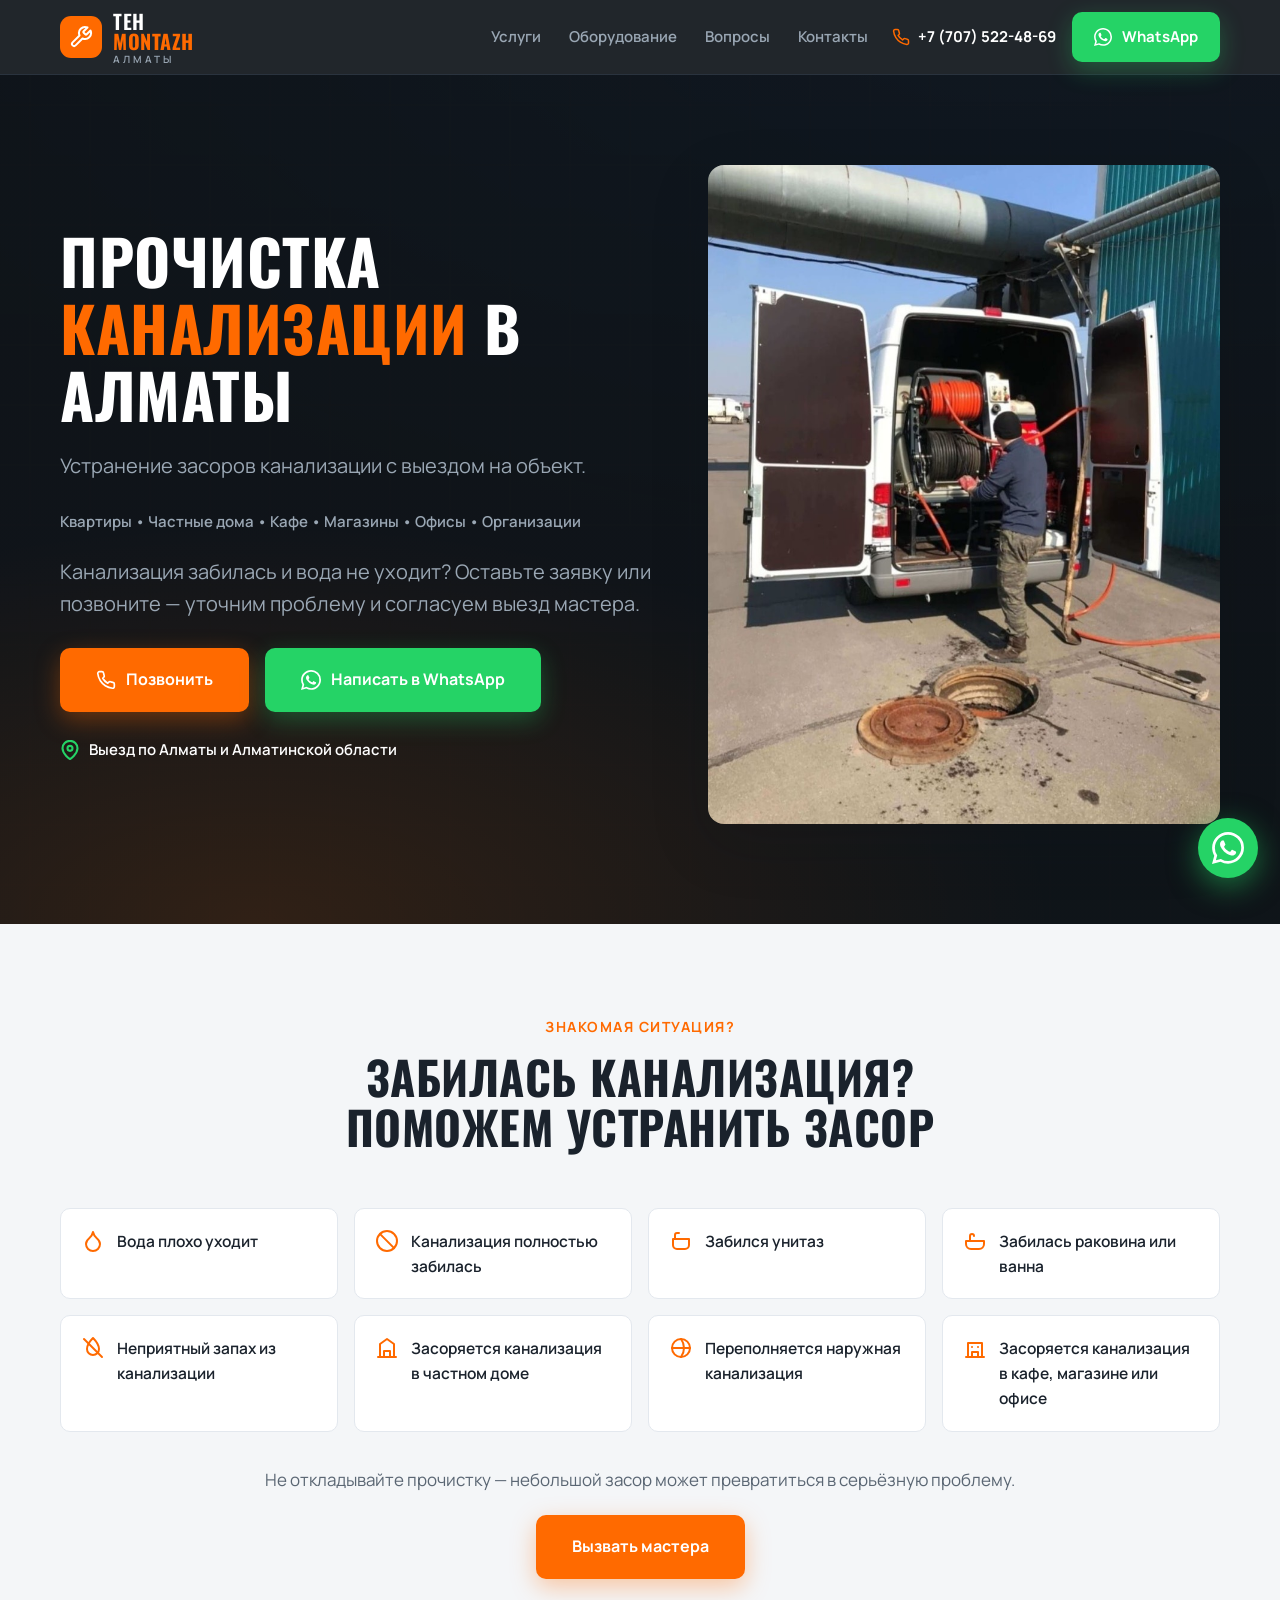
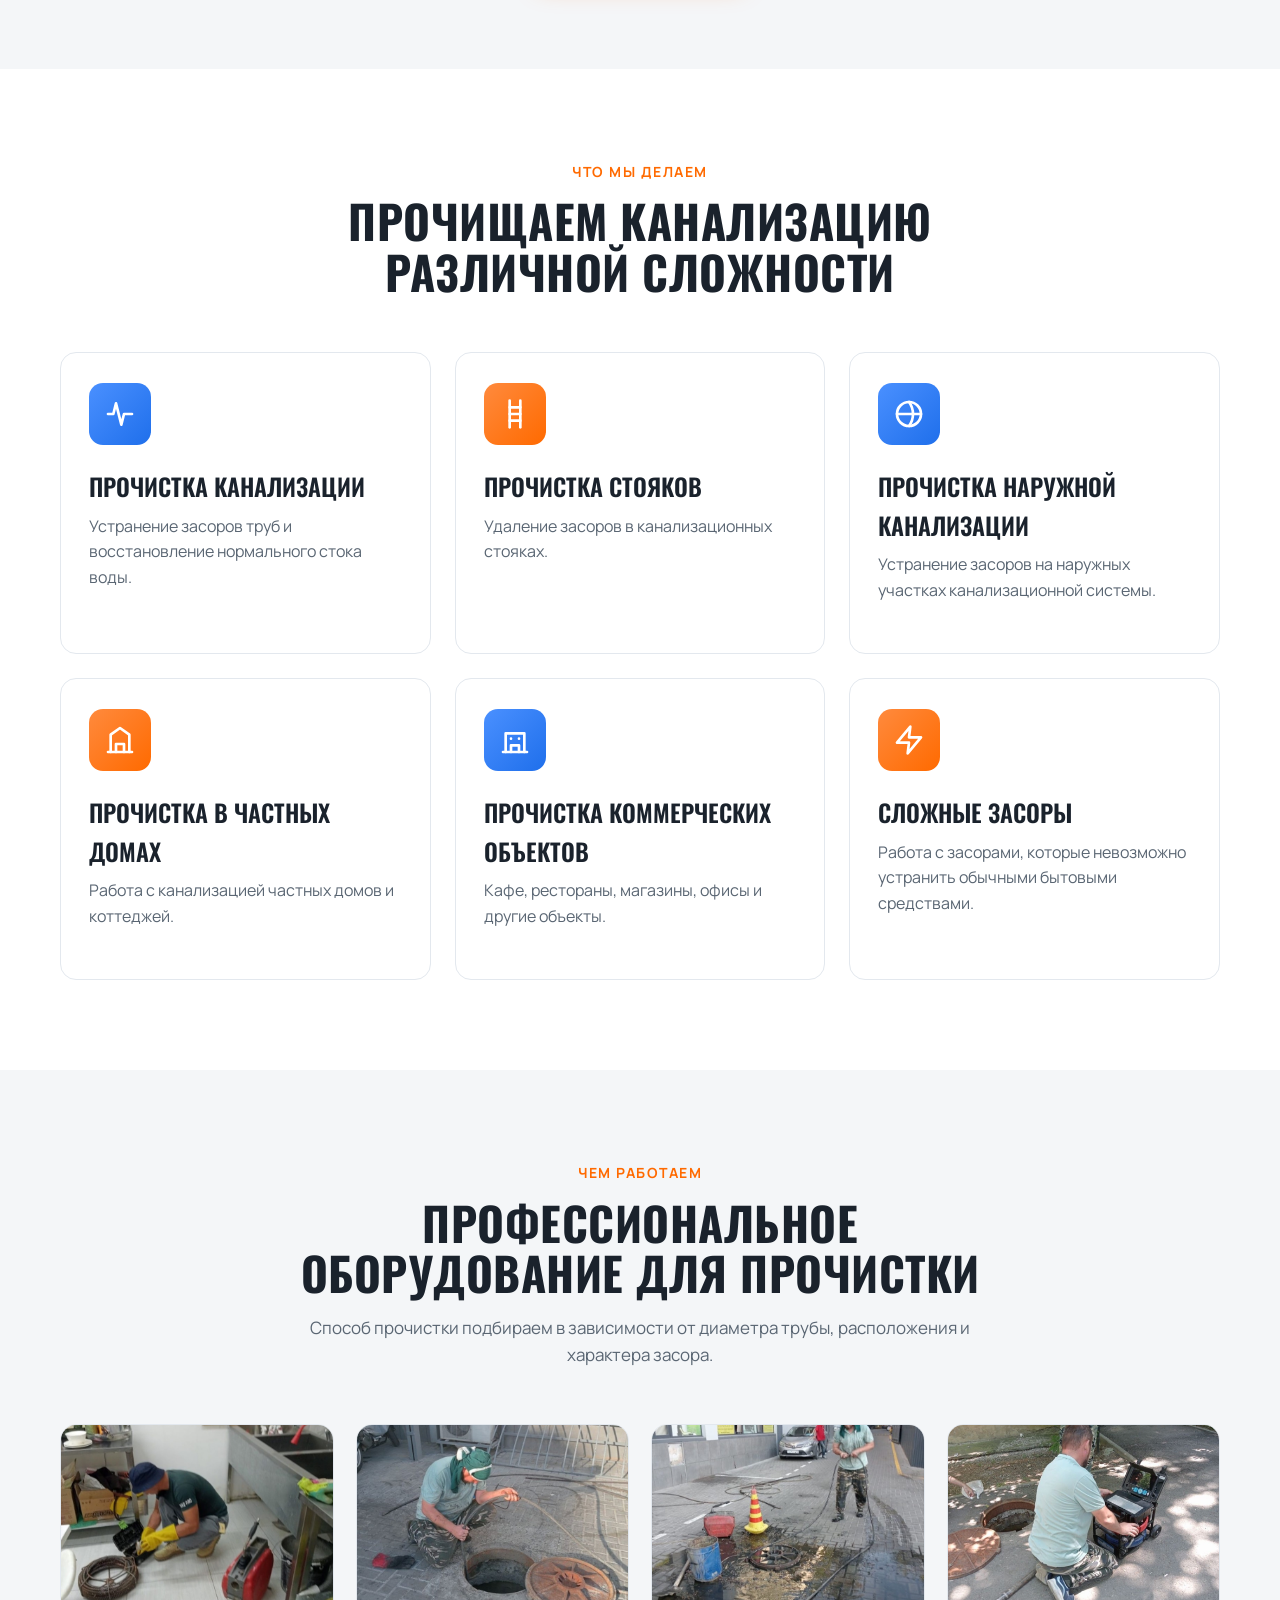
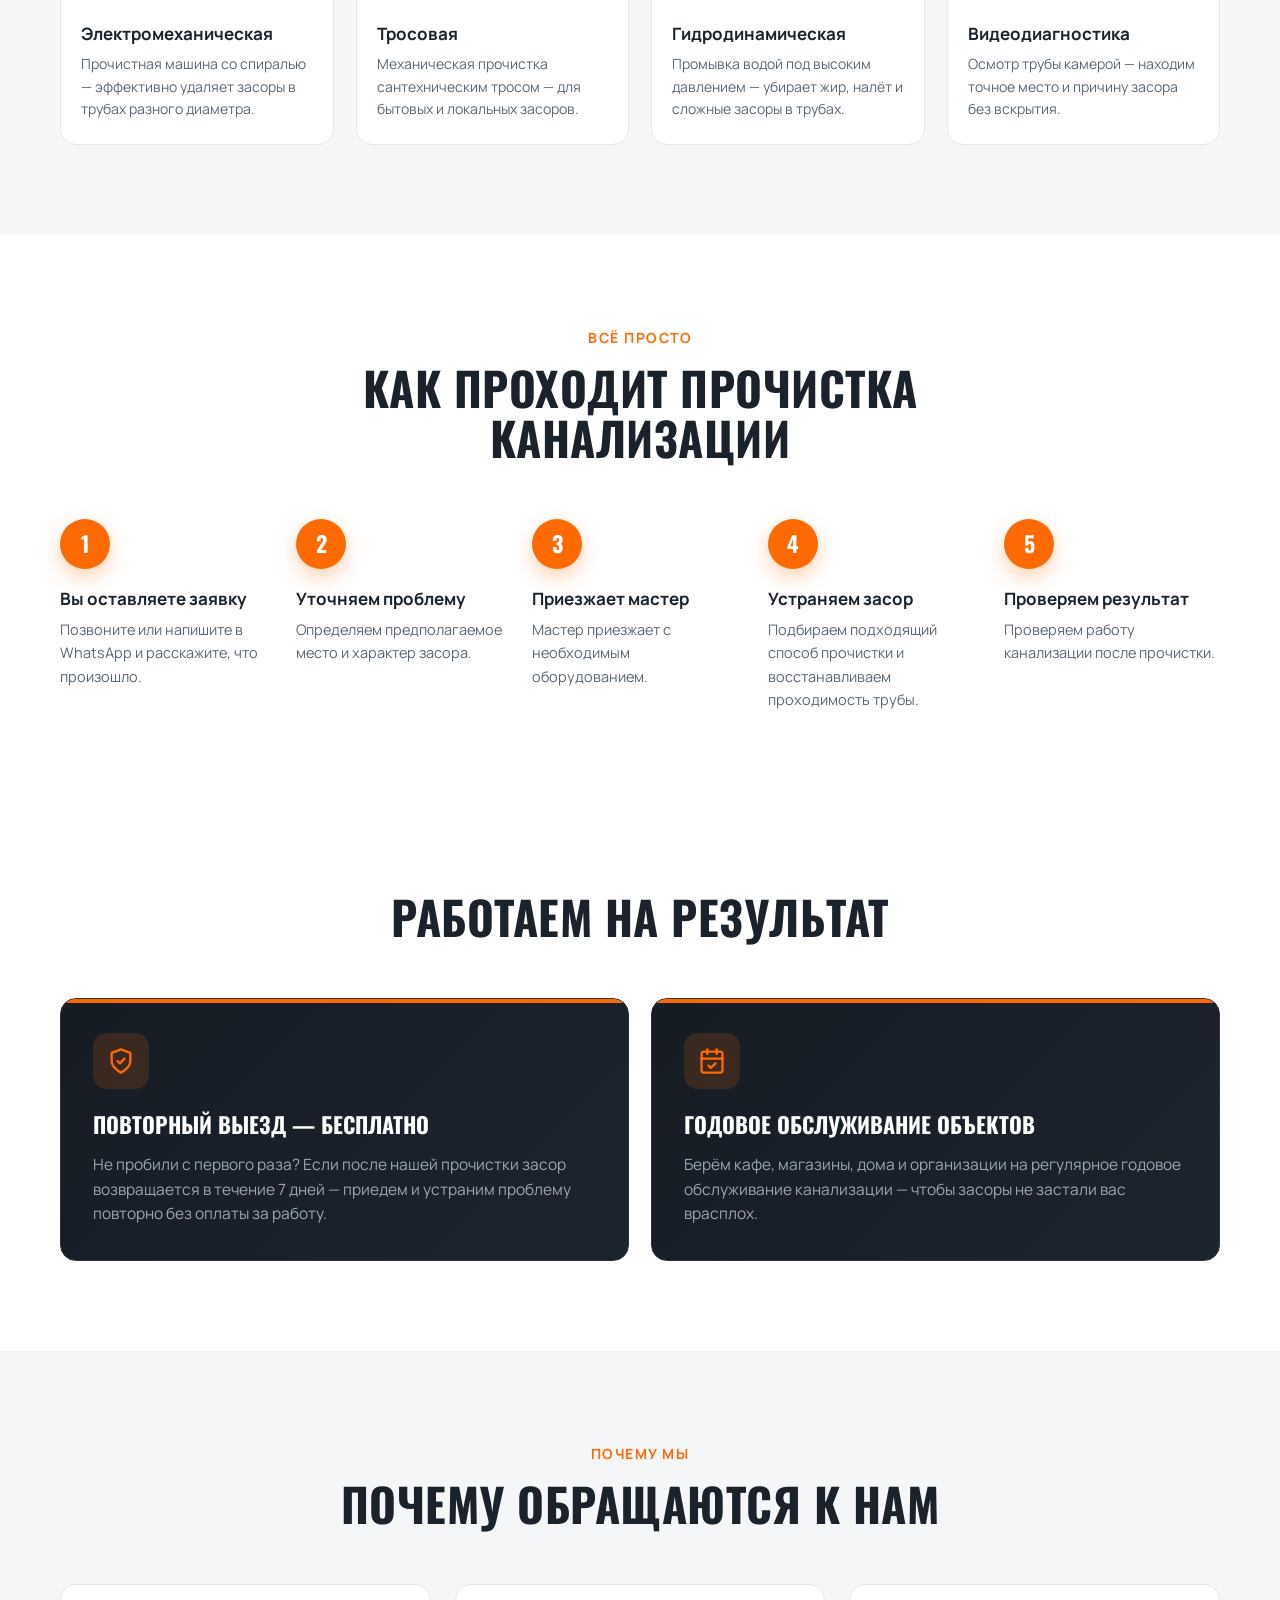
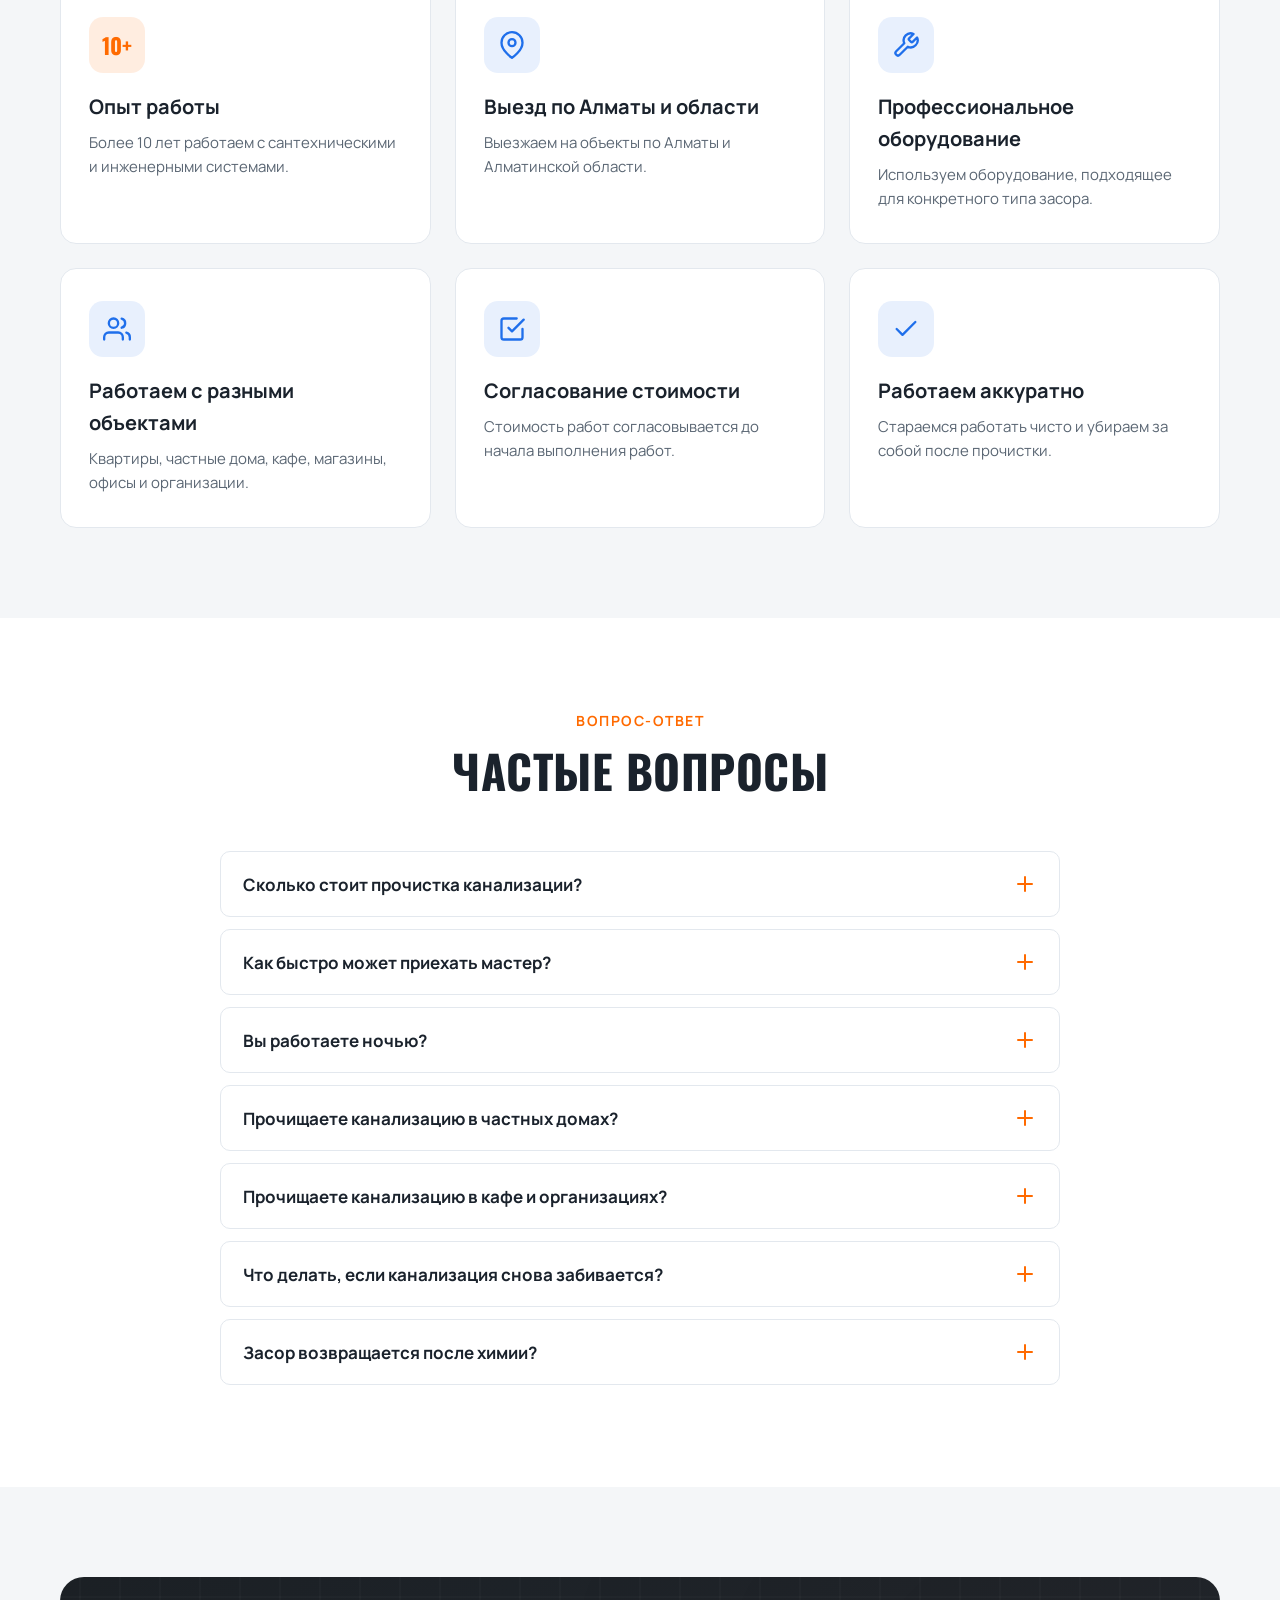
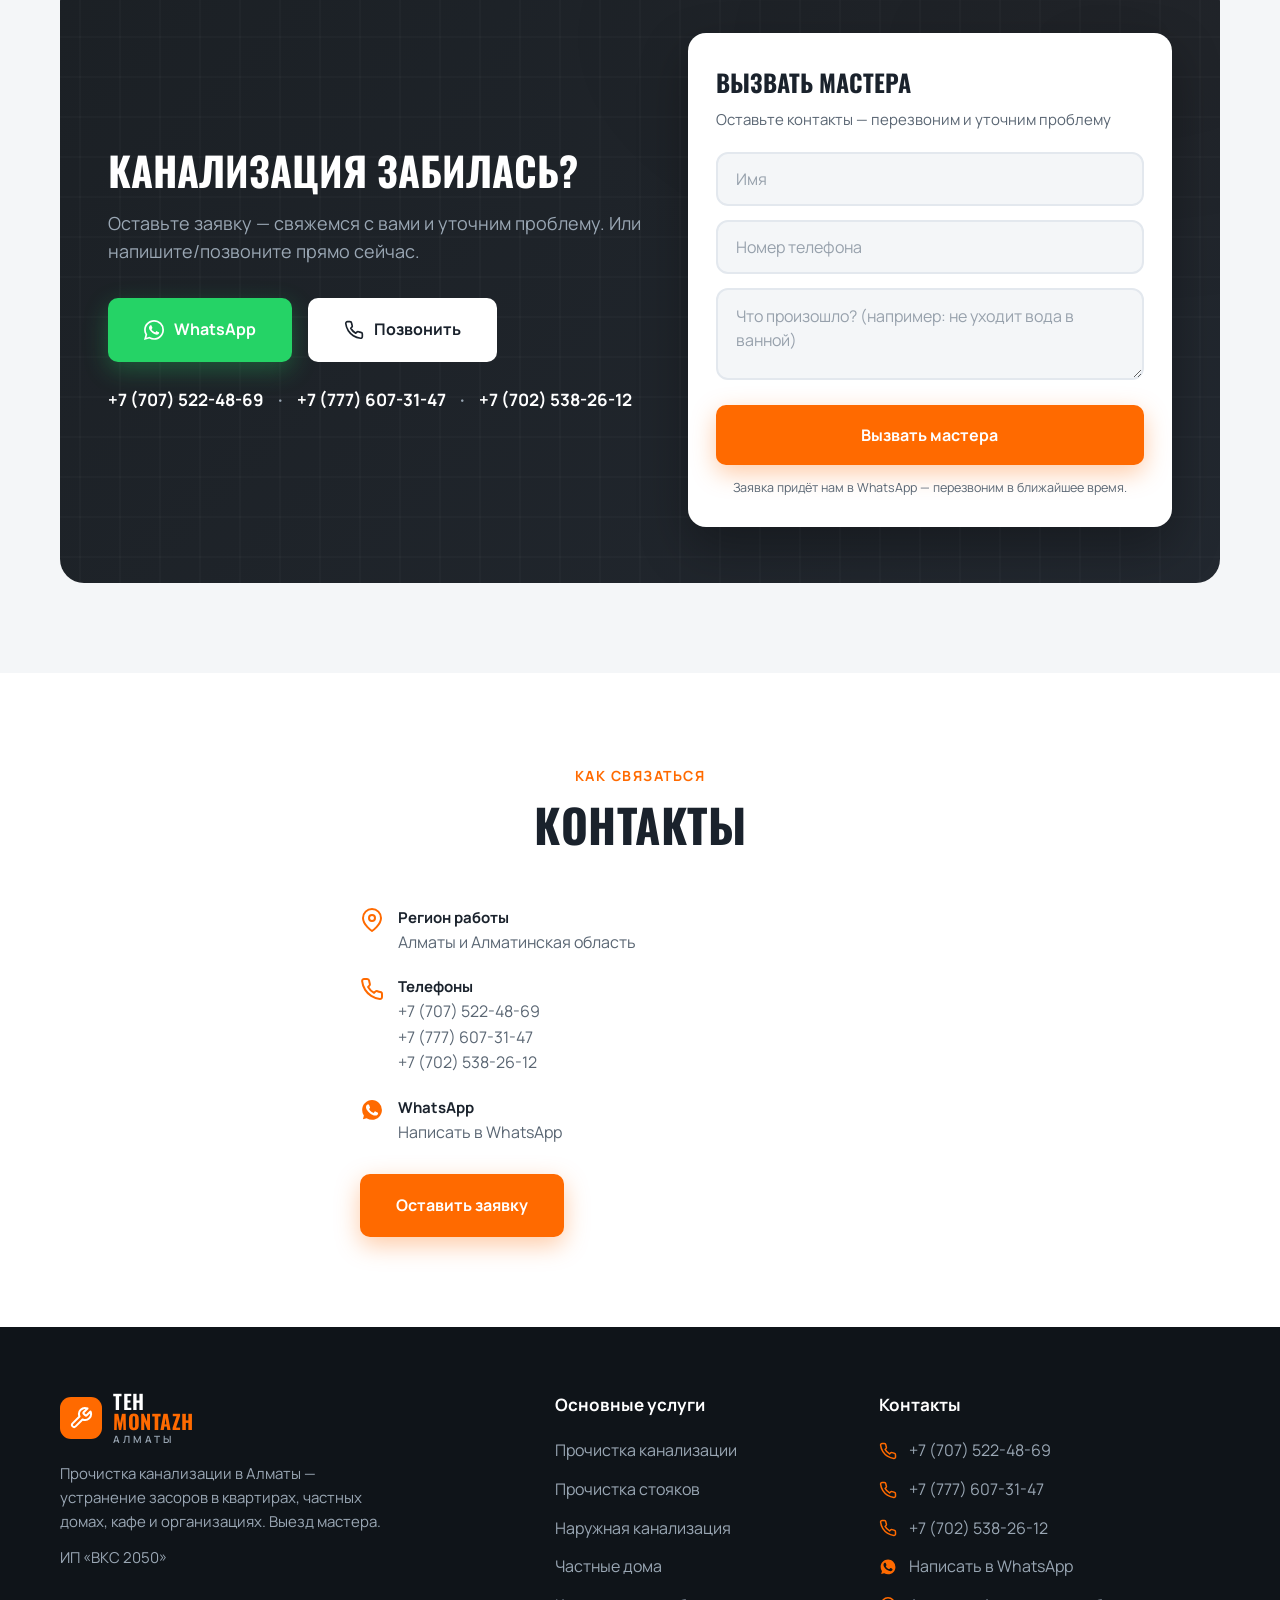
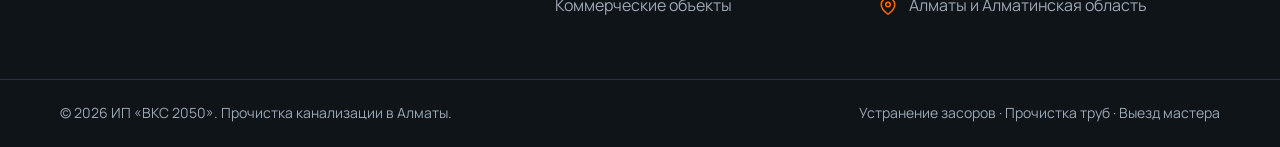
<file: index.html>
<!DOCTYPE html>
<html lang="ru">
<head>
    <meta charset="UTF-8">
    <meta name="viewport" content="width=device-width, initial-scale=1.0">
    <meta name="google-site-verification" content="yy22BBc1DoGALoKQ2wUgP5r187IRiZ88LfDX_hSpoA4" />
    <title>Прочистка канализации в Алматы — устранение засоров | Техмонтаж</title>
    <meta name="description" content="Прочистка канализации в Алматы. Устранение засоров в квартирах, частных домах, кафе и организациях. Выезд мастера. Звоните или пишите в WhatsApp.">
    <meta name="keywords" content="прочистка канализации Алматы, прочистка труб Алматы, прочистка канализации цена, устранение засора канализации, прочистка канализации в частном доме, прочистка наружной канализации, прочистка канализации в квартире, аварийная прочистка канализации">
    <link rel="canonical" href="https://tehmontazh.kz/">
    <link rel="preconnect" href="https://fonts.googleapis.com">
    <link rel="preconnect" href="https://fonts.gstatic.com" crossorigin>
    <link href="https://fonts.googleapis.com/css2?family=Manrope:wght@400;500;600;700;800&family=Oswald:wght@500;600;700&display=swap" rel="stylesheet">
    <link rel="stylesheet" href="styles.css">
    <link rel="icon" href="data:image/svg+xml,<svg xmlns='http://www.w3.org/2000/svg' viewBox='0 0 100 100'><text y='.9em' font-size='90'>🚿</text></svg>">

    <!-- ==== GOOGLE ANALYTICS / GTM ==== -->
    <!-- Место под Google Tag Manager / GA4. Вставим сюда ID, когда предоставите (сейчас — только Яндекс.Метрика). -->

    <!-- Yandex.Metrika counter -->
    <script type="text/javascript">
        (function(m,e,t,r,i,k,a){
            m[i]=m[i]||function(){(m[i].a=m[i].a||[]).push(arguments)};
            m[i].l=1*new Date();
            for (var j = 0; j < document.scripts.length; j++) {if (document.scripts[j].src === r) { return; }}
            k=e.createElement(t),a=e.getElementsByTagName(t)[0],k.async=1,k.src=r,a.parentNode.insertBefore(k,a)
        })(window, document,'script','https://mc.yandex.ru/metrika/tag.js?id=111122593', 'ym');

        ym(111122593, 'init', {ssr:true, webvisor:true, clickmap:true, ecommerce:"dataLayer", referrer: document.referrer, url: location.href, accurateTrackBounce:true, trackLinks:true});
    </script>
    <noscript><div><img src="https://mc.yandex.ru/watch/111122593" style="position:absolute; left:-9999px;" alt="" /></div></noscript>
    <!-- /Yandex.Metrika counter -->
</head>
<body>

    <!-- ============ ШАПКА ============ -->
    <header class="header" id="header">
        <div class="container header__inner">
            <a href="#hero" class="logo">
                <span class="logo__icon">
                    <svg viewBox="0 0 24 24" fill="none" stroke="currentColor" stroke-width="2" stroke-linecap="round" stroke-linejoin="round"><path d="M14.7 6.3a1 1 0 0 0 0 1.4l1.6 1.6a1 1 0 0 0 1.4 0l3.77-3.77a6 6 0 0 1-7.94 7.94l-6.91 6.91a2.12 2.12 0 0 1-3-3l6.91-6.91a6 6 0 0 1 7.94-7.94l-3.76 3.76z"/></svg>
                </span>
                <span class="logo__text">TEH<b>MONTAZH</b><small>Алматы</small></span>
            </a>

            <nav class="nav" id="nav">
                <a href="#services" class="nav__link">Услуги</a>
                <a href="#equipment" class="nav__link">Оборудование</a>
                <a href="#faq" class="nav__link">Вопросы</a>
                <a href="#contacts" class="nav__link">Контакты</a>
            </nav>

            <div class="header__actions">
                <a href="tel:+77075224869" class="header__phone">
                    <svg viewBox="0 0 24 24" fill="none" stroke="currentColor" stroke-width="2" stroke-linecap="round" stroke-linejoin="round"><path d="M22 16.92v3a2 2 0 0 1-2.18 2 19.79 19.79 0 0 1-8.63-3.07 19.5 19.5 0 0 1-6-6 19.79 19.79 0 0 1-3.07-8.67A2 2 0 0 1 4.11 2h3a2 2 0 0 1 2 1.72 12.84 12.84 0 0 0 .7 2.81 2 2 0 0 1-.45 2.11L8.09 9.91a16 16 0 0 0 6 6l1.27-1.27a2 2 0 0 1 2.11-.45 12.84 12.84 0 0 0 2.81.7A2 2 0 0 1 22 16.92z"/></svg>
                    <span>+7 (707) 522-48-69</span>
                </a>
                <a href="https://wa.me/77075224869?text=Здравствуйте!%20Забилась%20канализация,%20нужна%20прочистка." target="_blank" rel="noopener" class="btn btn--whatsapp header__wa">
                    <svg viewBox="0 0 24 24" fill="currentColor"><path d="M17.472 14.382c-.297-.149-1.758-.867-2.03-.967-.273-.099-.471-.148-.67.15-.197.297-.767.966-.94 1.164-.173.199-.347.223-.644.075-.297-.15-1.255-.463-2.39-1.475-.883-.788-1.48-1.761-1.653-2.059-.173-.297-.018-.458.13-.606.134-.133.298-.347.446-.52.149-.174.198-.298.298-.497.099-.198.05-.371-.025-.52-.075-.149-.669-1.612-.916-2.207-.242-.579-.487-.5-.669-.51-.173-.008-.371-.01-.57-.01-.198 0-.52.074-.792.372-.272.297-1.04 1.016-1.04 2.479 0 1.462 1.065 2.875 1.213 3.074.149.198 2.096 3.2 5.077 4.487.709.306 1.262.489 1.694.625.712.227 1.36.195 1.871.118.571-.085 1.758-.719 2.006-1.413.248-.694.248-1.289.173-1.413-.074-.124-.272-.198-.57-.347m-5.421 7.403h-.004a9.87 9.87 0 01-5.031-1.378l-.361-.214-3.741.982.998-3.648-.235-.374a9.86 9.86 0 01-1.51-5.26c.001-5.45 4.436-9.884 9.888-9.884 2.64 0 5.122 1.03 6.988 2.898a9.825 9.825 0 012.893 6.994c-.003 5.45-4.437 9.885-9.885 9.885M20.52 3.449C18.24 1.245 15.24 0 12.045 0 5.463 0 .104 5.334.101 11.892c0 2.096.549 4.14 1.595 5.945L0 24l6.335-1.652a12.062 12.062 0 005.71 1.447h.006c6.585 0 11.946-5.335 11.949-11.896a11.821 11.821 0 00-3.48-8.45"/></svg>
                    <span>WhatsApp</span>
                </a>
                <button class="burger" id="burger" aria-label="Меню">
                    <span></span><span></span><span></span>
                </button>
            </div>
        </div>
    </header>

    <!-- ============ 1. ПЕРВЫЙ ЭКРАН ============ -->
    <section class="hero hero--split" id="hero">
        <div class="hero__overlay"></div>
        <div class="container hero__inner">
            <div class="hero__grid">
                <div class="hero__text">
                    <h1 class="hero__title">Прочистка <span class="accent">канализации</span> в Алматы</h1>
                    <p class="hero__subtitle">Устранение засоров канализации с выездом на объект.</p>
                    <p class="hero__sub2">Квартиры • Частные дома • Кафе • Магазины • Офисы • Организации</p>
                    <p class="hero__subtitle">Канализация забилась и вода не уходит? Оставьте заявку или позвоните — уточним проблему и согласуем выезд мастера.</p>

                    <div class="hero__actions">
                        <a href="tel:+77075224869" class="btn btn--primary btn--lg">
                            <svg viewBox="0 0 24 24" fill="none" stroke="currentColor" stroke-width="2" stroke-linecap="round" stroke-linejoin="round"><path d="M22 16.92v3a2 2 0 0 1-2.18 2 19.79 19.79 0 0 1-8.63-3.07 19.5 19.5 0 0 1-6-6 19.79 19.79 0 0 1-3.07-8.67A2 2 0 0 1 4.11 2h3a2 2 0 0 1 2 1.72 12.84 12.84 0 0 0 .7 2.81 2 2 0 0 1-.45 2.11L8.09 9.91a16 16 0 0 0 6 6l1.27-1.27a2 2 0 0 1 2.11-.45 12.84 12.84 0 0 0 2.81.7A2 2 0 0 1 22 16.92z"/></svg>
                            Позвонить
                        </a>
                        <a href="https://wa.me/77075224869?text=Здравствуйте!%20Забилась%20канализация,%20нужна%20прочистка." target="_blank" rel="noopener" class="btn btn--whatsapp btn--lg">
                            <svg viewBox="0 0 24 24" fill="currentColor"><path d="M17.472 14.382c-.297-.149-1.758-.867-2.03-.967-.273-.099-.471-.148-.67.15-.197.297-.767.966-.94 1.164-.173.199-.347.223-.644.075-.297-.15-1.255-.463-2.39-1.475-.883-.788-1.48-1.761-1.653-2.059-.173-.297-.018-.458.13-.606.134-.133.298-.347.446-.52.149-.174.198-.298.298-.497.099-.198.05-.371-.025-.52-.075-.149-.669-1.612-.916-2.207-.242-.579-.487-.5-.669-.51-.173-.008-.371-.01-.57-.01-.198 0-.52.074-.792.372-.272.297-1.04 1.016-1.04 2.479 0 1.462 1.065 2.875 1.213 3.074.149.198 2.096 3.2 5.077 4.487.709.306 1.262.489 1.694.625.712.227 1.36.195 1.871.118.571-.085 1.758-.719 2.006-1.413.248-.694.248-1.289.173-1.413-.074-.124-.272-.198-.57-.347m-5.421 7.403h-.004a9.87 9.87 0 01-5.031-1.378l-.361-.214-3.741.982.998-3.648-.235-.374a9.86 9.86 0 01-1.51-5.26c.001-5.45 4.436-9.884 9.888-9.884 2.64 0 5.122 1.03 6.988 2.898a9.825 9.825 0 012.893 6.994c-.003 5.45-4.437 9.885-9.885 9.885M20.52 3.449C18.24 1.245 15.24 0 12.045 0 5.463 0 .104 5.334.101 11.892c0 2.096.549 4.14 1.595 5.945L0 24l6.335-1.652a12.062 12.062 0 005.71 1.447h.006c6.585 0 11.946-5.335 11.949-11.896a11.821 11.821 0 00-3.48-8.45"/></svg>
                            Написать в WhatsApp
                        </a>
                    </div>

                    <div class="hero__foot">
                        <span><svg viewBox="0 0 24 24" fill="none" stroke="currentColor" stroke-width="2.5" stroke-linecap="round" stroke-linejoin="round"><path d="M21 10c0 7-9 13-9 13s-9-6-9-13a9 9 0 0 1 18 0z"/><circle cx="12" cy="10" r="3"/></svg> Выезд по Алматы и Алматинской области</span>
                    </div>
                </div>

                <div class="hero__media">
                    <img src="assets/img/prochistka-desc.jpg" alt="Оборудование для прочистки канализации в Алматы" loading="eager">
                </div>
            </div>
        </div>
    </section>

    <!-- ============ 2. ЕСЛИ У ВАС ТАКАЯ ПРОБЛЕМА ============ -->
    <section class="problems section" id="problems">
        <div class="container">
            <div class="section__head">
                <span class="section__tag">Знакомая ситуация?</span>
                <h2 class="section__title">Забилась канализация? Поможем устранить засор</h2>
            </div>

            <div class="problems__grid">
                <div class="problem"><svg viewBox="0 0 24 24" fill="none" stroke="currentColor" stroke-width="2" stroke-linecap="round" stroke-linejoin="round"><path d="M12 22a7 7 0 0 0 7-7c0-2-1-3.9-3-5.5s-3.5-4-4-6.5c-.5 2.5-2 4.9-4 6.5C6 11.1 5 13 5 15a7 7 0 0 0 7 7z"/></svg> Вода плохо уходит</div>
                <div class="problem"><svg viewBox="0 0 24 24" fill="none" stroke="currentColor" stroke-width="2" stroke-linecap="round" stroke-linejoin="round"><circle cx="12" cy="12" r="10"/><line x1="4.9" y1="4.9" x2="19.1" y2="19.1"/></svg> Канализация полностью забилась</div>
                <div class="problem"><svg viewBox="0 0 24 24" fill="none" stroke="currentColor" stroke-width="2" stroke-linecap="round" stroke-linejoin="round"><path d="M4 10h16v6a4 4 0 0 1-4 4H8a4 4 0 0 1-4-4z"/><path d="M6 10V6a2 2 0 0 1 2-2h2"/></svg> Забился унитаз</div>
                <div class="problem"><svg viewBox="0 0 24 24" fill="none" stroke="currentColor" stroke-width="2" stroke-linecap="round" stroke-linejoin="round"><path d="M3 12h18v3a5 5 0 0 1-5 5H8a5 5 0 0 1-5-5z"/><path d="M7 12V7a2 2 0 0 1 4 0"/></svg> Забилась раковина или ванна</div>
                <div class="problem"><svg viewBox="0 0 24 24" fill="none" stroke="currentColor" stroke-width="2" stroke-linecap="round" stroke-linejoin="round"><path d="M12 2C8 6 6 9 6 13a6 6 0 0 0 12 0c0-4-2-7-6-11z"/><line x1="3" y1="3" x2="21" y2="21"/></svg> Неприятный запах из канализации</div>
                <div class="problem"><svg viewBox="0 0 24 24" fill="none" stroke="currentColor" stroke-width="2" stroke-linecap="round" stroke-linejoin="round"><path d="M3 21h18"/><path d="M5 21V8l7-5 7 5v13"/><path d="M9 21v-6h6v6"/></svg> Засоряется канализация в частном доме</div>
                <div class="problem"><svg viewBox="0 0 24 24" fill="none" stroke="currentColor" stroke-width="2" stroke-linecap="round" stroke-linejoin="round"><circle cx="12" cy="12" r="9"/><path d="M3 12h18"/><path d="M12 3a15 15 0 0 1 0 18"/></svg> Переполняется наружная канализация</div>
                <div class="problem"><svg viewBox="0 0 24 24" fill="none" stroke="currentColor" stroke-width="2" stroke-linecap="round" stroke-linejoin="round"><path d="M3 21h18"/><path d="M5 21V7h14v14"/><path d="M9 21v-5h6v5"/><path d="M9 11h.01M15 11h.01"/></svg> Засоряется канализация в кафе, магазине или офисе</div>
            </div>

            <div class="problems__foot">
                <p class="problems__note">Не откладывайте прочистку — небольшой засор может превратиться в серьёзную проблему.</p>
                <a href="#cta" class="btn btn--primary btn--lg js-goal-master">Вызвать мастера</a>
            </div>
        </div>
    </section>

    <!-- ============ 3. НАШИ УСЛУГИ ============ -->
    <section class="section" id="services">
        <div class="container">
            <div class="section__head">
                <span class="section__tag">Что мы делаем</span>
                <h2 class="section__title">Прочищаем канализацию различной сложности</h2>
            </div>

            <div class="grid-3">
                <article class="card card--plain">
                    <div class="card__icon card__icon--blue"><svg viewBox="0 0 24 24" fill="none" stroke="currentColor" stroke-width="2" stroke-linecap="round" stroke-linejoin="round"><path d="M3 12h4l2-8 4 16 2-8h6"/></svg></div>
                    <h3 class="card__title">Прочистка канализации</h3>
                    <p class="card__text">Устранение засоров труб и восстановление нормального стока воды.</p>
                </article>
                <article class="card card--plain">
                    <div class="card__icon card__icon--orange"><svg viewBox="0 0 24 24" fill="none" stroke="currentColor" stroke-width="2" stroke-linecap="round" stroke-linejoin="round"><path d="M8 2v20"/><path d="M16 2v20"/><path d="M8 7h8M8 12h8M8 17h8"/></svg></div>
                    <h3 class="card__title">Прочистка стояков</h3>
                    <p class="card__text">Удаление засоров в канализационных стояках.</p>
                </article>
                <article class="card card--plain">
                    <div class="card__icon card__icon--blue"><svg viewBox="0 0 24 24" fill="none" stroke="currentColor" stroke-width="2" stroke-linecap="round" stroke-linejoin="round"><circle cx="12" cy="12" r="9"/><path d="M3 12h18"/><path d="M12 3a15 15 0 0 1 0 18"/></svg></div>
                    <h3 class="card__title">Прочистка наружной канализации</h3>
                    <p class="card__text">Устранение засоров на наружных участках канализационной системы.</p>
                </article>
                <article class="card card--plain">
                    <div class="card__icon card__icon--orange"><svg viewBox="0 0 24 24" fill="none" stroke="currentColor" stroke-width="2" stroke-linecap="round" stroke-linejoin="round"><path d="M3 21h18"/><path d="M5 21V8l7-5 7 5v13"/><path d="M9 21v-6h6v6"/></svg></div>
                    <h3 class="card__title">Прочистка в частных домах</h3>
                    <p class="card__text">Работа с канализацией частных домов и коттеджей.</p>
                </article>
                <article class="card card--plain">
                    <div class="card__icon card__icon--blue"><svg viewBox="0 0 24 24" fill="none" stroke="currentColor" stroke-width="2" stroke-linecap="round" stroke-linejoin="round"><path d="M3 21h18"/><path d="M5 21V7h14v14"/><path d="M9 21v-5h6v5"/><path d="M9 11h.01M15 11h.01"/></svg></div>
                    <h3 class="card__title">Прочистка коммерческих объектов</h3>
                    <p class="card__text">Кафе, рестораны, магазины, офисы и другие объекты.</p>
                </article>
                <article class="card card--plain">
                    <div class="card__icon card__icon--orange"><svg viewBox="0 0 24 24" fill="none" stroke="currentColor" stroke-width="2" stroke-linecap="round" stroke-linejoin="round"><path d="M13 2L3 14h9l-1 8 10-12h-9l1-8z"/></svg></div>
                    <h3 class="card__title">Сложные засоры</h3>
                    <p class="card__text">Работа с засорами, которые невозможно устранить обычными бытовыми средствами.</p>
                </article>
            </div>
        </div>
    </section>

    <!-- ============ 4. ОБОРУДОВАНИЕ ============ -->
    <section class="section" id="equipment" style="background:var(--surface-2)">
        <div class="container">
            <div class="section__head">
                <span class="section__tag">Чем работаем</span>
                <h2 class="section__title">Профессиональное оборудование для прочистки</h2>
                <p class="section__desc">Способ прочистки подбираем в зависимости от диаметра трубы, расположения и характера засора.</p>
            </div>

            <div class="equip-grid">
                <div class="equip">
                    <div class="equip__img"><img src="assets/img/prochistka-4.jpg" alt="Электромеханическая прочистка канализации" loading="lazy"></div>
                    <div class="equip__body">
                        <div class="equip__title">Электромеханическая</div>
                        <div class="equip__text">Прочистная машина со спиралью — эффективно удаляет засоры в трубах разного диаметра.</div>
                    </div>
                </div>
                <div class="equip">
                    <div class="equip__img"><img src="assets/img/prochistka-2.jpg" alt="Тросовая прочистка канализации" loading="lazy"></div>
                    <div class="equip__body">
                        <div class="equip__title">Тросовая</div>
                        <div class="equip__text">Механическая прочистка сантехническим тросом — для бытовых и локальных засоров.</div>
                    </div>
                </div>
                <div class="equip">
                    <div class="equip__img"><img src="assets/img/prochistka-1.jpg" alt="Гидродинамическая промывка канализации" loading="lazy"></div>
                    <div class="equip__body">
                        <div class="equip__title">Гидродинамическая</div>
                        <div class="equip__text">Промывка водой под высоким давлением — убирает жир, налёт и сложные засоры в трубах.</div>
                    </div>
                </div>
                <div class="equip">
                    <div class="equip__img"><img src="assets/img/prochistka-6.jpg" alt="Видеодиагностика канализационных труб" loading="lazy"></div>
                    <div class="equip__body">
                        <div class="equip__title">Видеодиагностика</div>
                        <div class="equip__text">Осмотр трубы камерой — находим точное место и причину засора без вскрытия.</div>
                    </div>
                </div>
            </div>
        </div>
    </section>

    <!-- ============ 5. КАК ПРОХОДИТ РАБОТА ============ -->
    <section class="steps section" id="steps">
        <div class="container">
            <div class="section__head">
                <span class="section__tag">Всё просто</span>
                <h2 class="section__title">Как проходит прочистка канализации</h2>
            </div>

            <div class="steps__grid">
                <div class="step">
                    <div class="step__num">1</div>
                    <div class="step__title">Вы оставляете заявку</div>
                    <div class="step__text">Позвоните или напишите в WhatsApp и расскажите, что произошло.</div>
                </div>
                <div class="step">
                    <div class="step__num">2</div>
                    <div class="step__title">Уточняем проблему</div>
                    <div class="step__text">Определяем предполагаемое место и характер засора.</div>
                </div>
                <div class="step">
                    <div class="step__num">3</div>
                    <div class="step__title">Приезжает мастер</div>
                    <div class="step__text">Мастер приезжает с необходимым оборудованием.</div>
                </div>
                <div class="step">
                    <div class="step__num">4</div>
                    <div class="step__title">Устраняем засор</div>
                    <div class="step__text">Подбираем подходящий способ прочистки и восстанавливаем проходимость трубы.</div>
                </div>
                <div class="step">
                    <div class="step__num">5</div>
                    <div class="step__title">Проверяем результат</div>
                    <div class="step__text">Проверяем работу канализации после прочистки.</div>
                </div>
            </div>
        </div>
    </section>

    <!-- ============ ГАРАНТИЯ / УСЛОВИЯ ============ -->
    <section class="section" id="guarantee">
        <div class="container">
            <div class="section__head">
                <h2 class="section__title">Работаем на результат</h2>
            </div>
            <div class="guarantee">
                <div class="guarantee__item">
                    <div class="guarantee__icon"><svg viewBox="0 0 24 24" fill="none" stroke="currentColor" stroke-width="2" stroke-linecap="round" stroke-linejoin="round"><path d="M12 22s8-4 8-10V5l-8-3-8 3v7c0 6 8 10 8 10z"/><polyline points="9 12 11 14 15 10"/></svg></div>
                    <h3>Повторный выезд — бесплатно</h3>
                    <p>Не пробили с первого раза? Если после нашей прочистки засор возвращается в течение 7 дней — приедем и устраним проблему повторно без оплаты за работу.</p>
                </div>
                <div class="guarantee__item">
                    <div class="guarantee__icon"><svg viewBox="0 0 24 24" fill="none" stroke="currentColor" stroke-width="2" stroke-linecap="round" stroke-linejoin="round"><rect x="3" y="4" width="18" height="18" rx="2"/><line x1="16" y1="2" x2="16" y2="6"/><line x1="8" y1="2" x2="8" y2="6"/><line x1="3" y1="10" x2="21" y2="10"/><path d="M9 16l2 2 4-4"/></svg></div>
                    <h3>Годовое обслуживание объектов</h3>
                    <p>Берём кафе, магазины, дома и организации на регулярное годовое обслуживание канализации — чтобы засоры не застали вас врасплох.</p>
                </div>
            </div>
        </div>
    </section>

    <!-- ============ 8. ПОЧЕМУ НАМ ДОВЕРЯЮТ ============ -->
    <section class="advantages section" id="trust" style="background:var(--surface-2)">
        <div class="container">
            <div class="section__head">
                <span class="section__tag">Почему мы</span>
                <h2 class="section__title">Почему обращаются к нам</h2>
            </div>
            <div class="advantages__grid">
                <div class="adv">
                    <div class="adv__num">10+</div>
                    <h3 class="adv__title">Опыт работы</h3>
                    <p class="adv__text">Более 10 лет работаем с сантехническими и инженерными системами.</p>
                </div>
                <div class="adv">
                    <div class="adv__icon"><svg viewBox="0 0 24 24" fill="none" stroke="currentColor" stroke-width="2" stroke-linecap="round" stroke-linejoin="round"><path d="M21 10c0 7-9 13-9 13s-9-6-9-13a9 9 0 0 1 18 0z"/><circle cx="12" cy="10" r="3"/></svg></div>
                    <h3 class="adv__title">Выезд по Алматы и области</h3>
                    <p class="adv__text">Выезжаем на объекты по Алматы и Алматинской области.</p>
                </div>
                <div class="adv">
                    <div class="adv__icon"><svg viewBox="0 0 24 24" fill="none" stroke="currentColor" stroke-width="2" stroke-linecap="round" stroke-linejoin="round"><path d="M14.7 6.3a1 1 0 0 0 0 1.4l1.6 1.6a1 1 0 0 0 1.4 0l3.77-3.77a6 6 0 0 1-7.94 7.94l-6.91 6.91a2.12 2.12 0 0 1-3-3l6.91-6.91a6 6 0 0 1 7.94-7.94l-3.76 3.76z"/></svg></div>
                    <h3 class="adv__title">Профессиональное оборудование</h3>
                    <p class="adv__text">Используем оборудование, подходящее для конкретного типа засора.</p>
                </div>
                <div class="adv">
                    <div class="adv__icon"><svg viewBox="0 0 24 24" fill="none" stroke="currentColor" stroke-width="2" stroke-linecap="round" stroke-linejoin="round"><path d="M17 21v-2a4 4 0 0 0-4-4H5a4 4 0 0 0-4 4v2"/><circle cx="9" cy="7" r="4"/><path d="M23 21v-2a4 4 0 0 0-3-3.87"/><path d="M16 3.13a4 4 0 0 1 0 7.75"/></svg></div>
                    <h3 class="adv__title">Работаем с разными объектами</h3>
                    <p class="adv__text">Квартиры, частные дома, кафе, магазины, офисы и организации.</p>
                </div>
                <div class="adv">
                    <div class="adv__icon"><svg viewBox="0 0 24 24" fill="none" stroke="currentColor" stroke-width="2" stroke-linecap="round" stroke-linejoin="round"><path d="M9 11l3 3L22 4"/><path d="M21 12v7a2 2 0 0 1-2 2H5a2 2 0 0 1-2-2V5a2 2 0 0 1 2-2h11"/></svg></div>
                    <h3 class="adv__title">Согласование стоимости</h3>
                    <p class="adv__text">Стоимость работ согласовывается до начала выполнения работ.</p>
                </div>
                <div class="adv">
                    <div class="adv__icon"><svg viewBox="0 0 24 24" fill="none" stroke="currentColor" stroke-width="2" stroke-linecap="round" stroke-linejoin="round"><path d="M20 6L9 17l-5-5"/></svg></div>
                    <h3 class="adv__title">Работаем аккуратно</h3>
                    <p class="adv__text">Стараемся работать чисто и убираем за собой после прочистки.</p>
                </div>
            </div>
        </div>
    </section>

    <!-- ============ 10. FAQ ============ -->
    <section class="section" id="faq">
        <div class="container">
            <div class="section__head">
                <span class="section__tag">Вопрос-ответ</span>
                <h2 class="section__title">Частые вопросы</h2>
            </div>

            <div class="faq">
                <div class="faq__item">
                    <button class="faq__q" type="button">Сколько стоит прочистка канализации?
                        <svg viewBox="0 0 24 24" fill="none" stroke="currentColor" stroke-width="2" stroke-linecap="round" stroke-linejoin="round"><line x1="12" y1="5" x2="12" y2="19"/><line x1="5" y1="12" x2="19" y2="12"/></svg>
                    </button>
                    <div class="faq__a"><p>Стоимость зависит от сложности засора, места его расположения и используемого оборудования. После уточнения проблемы сообщим ориентировочную стоимость.</p></div>
                </div>
                <div class="faq__item">
                    <button class="faq__q" type="button">Как быстро может приехать мастер?
                        <svg viewBox="0 0 24 24" fill="none" stroke="currentColor" stroke-width="2" stroke-linecap="round" stroke-linejoin="round"><line x1="12" y1="5" x2="12" y2="19"/><line x1="5" y1="12" x2="19" y2="12"/></svg>
                    </button>
                    <div class="faq__a"><p><!-- УКАЗАТЬ реальное время выезда -->Стараемся выезжать в день обращения. Точное время выезда согласуем при звонке.</p></div>
                </div>
                <div class="faq__item">
                    <button class="faq__q" type="button">Вы работаете ночью?
                        <svg viewBox="0 0 24 24" fill="none" stroke="currentColor" stroke-width="2" stroke-linecap="round" stroke-linejoin="round"><line x1="12" y1="5" x2="12" y2="19"/><line x1="5" y1="12" x2="19" y2="12"/></svg>
                    </button>
                    <div class="faq__a"><p><!-- УКАЗАТЬ фактический график -->График работы уточняйте по телефону — подскажем, сможем ли выехать в нужное время.</p></div>
                </div>
                <div class="faq__item">
                    <button class="faq__q" type="button">Прочищаете канализацию в частных домах?
                        <svg viewBox="0 0 24 24" fill="none" stroke="currentColor" stroke-width="2" stroke-linecap="round" stroke-linejoin="round"><line x1="12" y1="5" x2="12" y2="19"/><line x1="5" y1="12" x2="19" y2="12"/></svg>
                    </button>
                    <div class="faq__a"><p>Да, работаем с канализацией частных домов и коттеджей.</p></div>
                </div>
                <div class="faq__item">
                    <button class="faq__q" type="button">Прочищаете канализацию в кафе и организациях?
                        <svg viewBox="0 0 24 24" fill="none" stroke="currentColor" stroke-width="2" stroke-linecap="round" stroke-linejoin="round"><line x1="12" y1="5" x2="12" y2="19"/><line x1="5" y1="12" x2="19" y2="12"/></svg>
                    </button>
                    <div class="faq__a"><p>Да, выполняем работы на коммерческих объектах.</p></div>
                </div>
                <div class="faq__item">
                    <button class="faq__q" type="button">Что делать, если канализация снова забивается?
                        <svg viewBox="0 0 24 24" fill="none" stroke="currentColor" stroke-width="2" stroke-linecap="round" stroke-linejoin="round"><line x1="12" y1="5" x2="12" y2="19"/><line x1="5" y1="12" x2="19" y2="12"/></svg>
                    </button>
                    <div class="faq__a"><p>Необходимо определить причину повторяющегося засора. В некоторых случаях требуется не только прочистка, но и диагностика состояния канализационной трубы.</p></div>
                </div>
                <div class="faq__item">
                    <button class="faq__q" type="button">Засор возвращается после химии?
                        <svg viewBox="0 0 24 24" fill="none" stroke="currentColor" stroke-width="2" stroke-linecap="round" stroke-linejoin="round"><line x1="12" y1="5" x2="12" y2="19"/><line x1="5" y1="12" x2="19" y2="12"/></svg>
                    </button>
                    <div class="faq__a"><p>Средства для прочистки труб часто помогают только временно. Если в трубе накопился жир, отложения или механический засор, проблему необходимо устранить механически — тросом или гидродинамической промывкой.</p></div>
                </div>
            </div>
        </div>
    </section>

    <!-- ============ 11. ФИНАЛЬНЫЙ БЛОК / ФОРМА ============ -->
    <section class="cta section" id="cta">
        <div class="container">
            <div class="cta__box">
                <div class="cta__content">
                    <h2 class="cta__title">Канализация забилась?</h2>
                    <p class="cta__text">Оставьте заявку — свяжемся с вами и уточним проблему. Или напишите/позвоните прямо сейчас.</p>
                    <div class="cta__actions">
                        <a href="https://wa.me/77075224869?text=Здравствуйте!%20Забилась%20канализация,%20нужна%20прочистка." target="_blank" rel="noopener" class="btn btn--whatsapp btn--lg">
                            <svg viewBox="0 0 24 24" fill="currentColor"><path d="M17.472 14.382c-.297-.149-1.758-.867-2.03-.967-.273-.099-.471-.148-.67.15-.197.297-.767.966-.94 1.164-.173.199-.347.223-.644.075-.297-.15-1.255-.463-2.39-1.475-.883-.788-1.48-1.761-1.653-2.059-.173-.297-.018-.458.13-.606.134-.133.298-.347.446-.52.149-.174.198-.298.298-.497.099-.198.05-.371-.025-.52-.075-.149-.669-1.612-.916-2.207-.242-.579-.487-.5-.669-.51-.173-.008-.371-.01-.57-.01-.198 0-.52.074-.792.372-.272.297-1.04 1.016-1.04 2.479 0 1.462 1.065 2.875 1.213 3.074.149.198 2.096 3.2 5.077 4.487.709.306 1.262.489 1.694.625.712.227 1.36.195 1.871.118.571-.085 1.758-.719 2.006-1.413.248-.694.248-1.289.173-1.413-.074-.124-.272-.198-.57-.347m-5.421 7.403h-.004a9.87 9.87 0 01-5.031-1.378l-.361-.214-3.741.982.998-3.648-.235-.374a9.86 9.86 0 01-1.51-5.26c.001-5.45 4.436-9.884 9.888-9.884 2.64 0 5.122 1.03 6.988 2.898a9.825 9.825 0 012.893 6.994c-.003 5.45-4.437 9.885-9.885 9.885M20.52 3.449C18.24 1.245 15.24 0 12.045 0 5.463 0 .104 5.334.101 11.892c0 2.096.549 4.14 1.595 5.945L0 24l6.335-1.652a12.062 12.062 0 005.71 1.447h.006c6.585 0 11.946-5.335 11.949-11.896a11.821 11.821 0 00-3.48-8.45"/></svg>
                            WhatsApp
                        </a>
                        <a href="tel:+77075224869" class="btn btn--light btn--lg">
                            <svg viewBox="0 0 24 24" fill="none" stroke="currentColor" stroke-width="2" stroke-linecap="round" stroke-linejoin="round"><path d="M22 16.92v3a2 2 0 0 1-2.18 2 19.79 19.79 0 0 1-8.63-3.07 19.5 19.5 0 0 1-6-6 19.79 19.79 0 0 1-3.07-8.67A2 2 0 0 1 4.11 2h3a2 2 0 0 1 2 1.72 12.84 12.84 0 0 0 .7 2.81 2 2 0 0 1-.45 2.11L8.09 9.91a16 16 0 0 0 6 6l1.27-1.27a2 2 0 0 1 2.11-.45 12.84 12.84 0 0 0 2.81.7A2 2 0 0 1 22 16.92z"/></svg>
                            Позвонить
                        </a>
                    </div>
                    <div class="cta__phones">
                        <a href="tel:+77075224869">+7 (707) 522-48-69</a>
                        <span>·</span>
                        <a href="tel:+77776073147">+7 (777) 607-31-47</a>
                        <span>·</span>
                        <a href="tel:+77025382612">+7 (702) 538-26-12</a>
                    </div>
                </div>

                <form class="lead-form" id="leadForm" novalidate>
                    <h3 class="lead-form__title">Вызвать мастера</h3>
                    <p class="lead-form__sub">Оставьте контакты — перезвоним и уточним проблему</p>
                    <div class="lead-form__field">
                        <input type="text" name="name" id="leadName" class="lead-form__input" placeholder="Имя" autocomplete="name" required>
                    </div>
                    <div class="lead-form__field">
                        <input type="tel" name="phone" id="leadPhone" class="lead-form__input" placeholder="Номер телефона" autocomplete="tel" inputmode="tel" required>
                    </div>
                    <div class="lead-form__field">
                        <textarea name="problem" id="leadProblem" class="lead-form__input lead-form__input--area" placeholder="Что произошло? (например: не уходит вода в ванной)"></textarea>
                    </div>
                    <button type="submit" class="btn btn--primary btn--lg lead-form__btn">Вызвать мастера</button>
                    <p class="lead-form__note">Заявка придёт нам в WhatsApp — перезвоним в ближайшее время.</p>
                </form>
            </div>
        </div>
    </section>

    <!-- ============ 12. КОНТАКТЫ ============ -->
    <section class="section" id="contacts">
        <div class="container">
            <div class="section__head">
                <span class="section__tag">Как связаться</span>
                <h2 class="section__title">Контакты</h2>
            </div>

            <div class="contacts__info" style="max-width:560px;margin:0 auto">
                <ul class="contacts__list">
                    <li>
                        <svg viewBox="0 0 24 24" fill="none" stroke="currentColor" stroke-width="2" stroke-linecap="round" stroke-linejoin="round"><path d="M21 10c0 7-9 13-9 13s-9-6-9-13a9 9 0 0 1 18 0z"/><circle cx="12" cy="10" r="3"/></svg>
                        <div><b>Регион работы</b><span>Алматы и Алматинская область</span></div>
                    </li>
                    <li>
                        <svg viewBox="0 0 24 24" fill="none" stroke="currentColor" stroke-width="2" stroke-linecap="round" stroke-linejoin="round"><path d="M22 16.92v3a2 2 0 0 1-2.18 2 19.79 19.79 0 0 1-8.63-3.07 19.5 19.5 0 0 1-6-6 19.79 19.79 0 0 1-3.07-8.67A2 2 0 0 1 4.11 2h3a2 2 0 0 1 2 1.72 12.84 12.84 0 0 0 .7 2.81 2 2 0 0 1-.45 2.11L8.09 9.91a16 16 0 0 0 6 6l1.27-1.27a2 2 0 0 1 2.11-.45 12.84 12.84 0 0 0 2.81.7A2 2 0 0 1 22 16.92z"/></svg>
                        <div><b>Телефоны</b><a href="tel:+77075224869">+7 (707) 522-48-69</a><br><a href="tel:+77776073147">+7 (777) 607-31-47</a><br><a href="tel:+77025382612">+7 (702) 538-26-12</a></div>
                    </li>
                    <li>
                        <svg viewBox="0 0 24 24" fill="currentColor"><path d="M17.472 14.382c-.297-.149-1.758-.867-2.03-.967-.273-.099-.471-.148-.67.15-.197.297-.767.966-.94 1.164-.173.199-.347.223-.644.075-.297-.15-1.255-.463-2.39-1.475-.883-.788-1.48-1.761-1.653-2.059-.173-.297-.018-.458.13-.606.134-.133.298-.347.446-.52.149-.174.198-.298.298-.497.099-.198.05-.371-.025-.52-.075-.149-.669-1.612-.916-2.207-.242-.579-.487-.5-.669-.51-.173-.008-.371-.01-.57-.01-.198 0-.52.074-.792.372-.272.297-1.04 1.016-1.04 2.479 0 1.462 1.065 2.875 1.213 3.074.149.198 2.096 3.2 5.077 4.487.709.306 1.262.489 1.694.625.712.227 1.36.195 1.871.118.571-.085 1.758-.719 2.006-1.413.248-.694.248-1.289.173-1.413-.074-.124-.272-.198-.57-.347M12.05 21.785h-.004a9.87 9.87 0 01-5.031-1.378l-.361-.214-3.741.982.998-3.648-.235-.374a9.86 9.86 0 01-1.51-5.26c.001-5.45 4.436-9.884 9.888-9.884 2.64 0 5.122 1.03 6.988 2.898a9.825 9.825 0 012.893 6.994c-.003 5.45-4.437 9.885-9.885 9.885"/></svg>
                        <div><b>WhatsApp</b><a href="https://wa.me/77075224869" target="_blank" rel="noopener">Написать в WhatsApp</a></div>
                    </li>
                </ul>
                <a href="#cta" class="btn btn--primary btn--lg js-goal-master" style="margin-top:8px">Оставить заявку</a>
            </div>
        </div>
    </section>

    <!-- ============ 13. ПОДВАЛ ============ -->
    <footer class="footer" id="footer">
        <div class="container footer__inner">
            <div class="footer__col">
                <a href="#hero" class="logo logo--light">
                    <span class="logo__icon">
                        <svg viewBox="0 0 24 24" fill="none" stroke="currentColor" stroke-width="2" stroke-linecap="round" stroke-linejoin="round"><path d="M14.7 6.3a1 1 0 0 0 0 1.4l1.6 1.6a1 1 0 0 0 1.4 0l3.77-3.77a6 6 0 0 1-7.94 7.94l-6.91 6.91a2.12 2.12 0 0 1-3-3l6.91-6.91a6 6 0 0 1 7.94-7.94l-3.76 3.76z"/></svg>
                    </span>
                    <span class="logo__text">TEH<b>MONTAZH</b><small>Алматы</small></span>
                </a>
                <p class="footer__about">Прочистка канализации в Алматы — устранение засоров в квартирах, частных домах, кафе и организациях. Выезд мастера.</p>
                <p class="footer__about" style="margin-top:12px">ИП «ВКС 2050»</p>
            </div>

            <div class="footer__col">
                <h4 class="footer__title">Основные услуги</h4>
                <ul class="footer__links">
                    <li><a href="#services">Прочистка канализации</a></li>
                    <li><a href="#services">Прочистка стояков</a></li>
                    <li><a href="#services">Наружная канализация</a></li>
                    <li><a href="#services">Частные дома</a></li>
                    <li><a href="#services">Коммерческие объекты</a></li>
                </ul>
            </div>

            <div class="footer__col">
                <h4 class="footer__title">Контакты</h4>
                <ul class="footer__contacts">
                    <li>
                        <svg viewBox="0 0 24 24" fill="none" stroke="currentColor" stroke-width="2" stroke-linecap="round" stroke-linejoin="round"><path d="M22 16.92v3a2 2 0 0 1-2.18 2 19.79 19.79 0 0 1-8.63-3.07 19.5 19.5 0 0 1-6-6 19.79 19.79 0 0 1-3.07-8.67A2 2 0 0 1 4.11 2h3a2 2 0 0 1 2 1.72 12.84 12.84 0 0 0 .7 2.81 2 2 0 0 1-.45 2.11L8.09 9.91a16 16 0 0 0 6 6l1.27-1.27a2 2 0 0 1 2.11-.45 12.84 12.84 0 0 0 2.81.7A2 2 0 0 1 22 16.92z"/></svg>
                        <a href="tel:+77075224869">+7 (707) 522-48-69</a>
                    </li>
                    <li>
                        <svg viewBox="0 0 24 24" fill="none" stroke="currentColor" stroke-width="2" stroke-linecap="round" stroke-linejoin="round"><path d="M22 16.92v3a2 2 0 0 1-2.18 2 19.79 19.79 0 0 1-8.63-3.07 19.5 19.5 0 0 1-6-6 19.79 19.79 0 0 1-3.07-8.67A2 2 0 0 1 4.11 2h3a2 2 0 0 1 2 1.72 12.84 12.84 0 0 0 .7 2.81 2 2 0 0 1-.45 2.11L8.09 9.91a16 16 0 0 0 6 6l1.27-1.27a2 2 0 0 1 2.11-.45 12.84 12.84 0 0 0 2.81.7A2 2 0 0 1 22 16.92z"/></svg>
                        <a href="tel:+77776073147">+7 (777) 607-31-47</a>
                    </li>
                    <li>
                        <svg viewBox="0 0 24 24" fill="none" stroke="currentColor" stroke-width="2" stroke-linecap="round" stroke-linejoin="round"><path d="M22 16.92v3a2 2 0 0 1-2.18 2 19.79 19.79 0 0 1-8.63-3.07 19.5 19.5 0 0 1-6-6 19.79 19.79 0 0 1-3.07-8.67A2 2 0 0 1 4.11 2h3a2 2 0 0 1 2 1.72 12.84 12.84 0 0 0 .7 2.81 2 2 0 0 1-.45 2.11L8.09 9.91a16 16 0 0 0 6 6l1.27-1.27a2 2 0 0 1 2.11-.45 12.84 12.84 0 0 0 2.81.7A2 2 0 0 1 22 16.92z"/></svg>
                        <a href="tel:+77025382612">+7 (702) 538-26-12</a>
                    </li>
                    <li>
                        <svg viewBox="0 0 24 24" fill="currentColor"><path d="M17.472 14.382c-.297-.149-1.758-.867-2.03-.967-.273-.099-.471-.148-.67.15-.197.297-.767.966-.94 1.164-.173.199-.347.223-.644.075-.297-.15-1.255-.463-2.39-1.475-.883-.788-1.48-1.761-1.653-2.059-.173-.297-.018-.458.13-.606.134-.133.298-.347.446-.52.149-.174.198-.298.298-.497.099-.198.05-.371-.025-.52-.075-.149-.669-1.612-.916-2.207-.242-.579-.487-.5-.669-.51-.173-.008-.371-.01-.57-.01-.198 0-.52.074-.792.372-.272.297-1.04 1.016-1.04 2.479 0 1.462 1.065 2.875 1.213 3.074.149.198 2.096 3.2 5.077 4.487.709.306 1.262.489 1.694.625.712.227 1.36.195 1.871.118.571-.085 1.758-.719 2.006-1.413.248-.694.248-1.289.173-1.413-.074-.124-.272-.198-.57-.347M12.05 21.785h-.004a9.87 9.87 0 01-5.031-1.378l-.361-.214-3.741.982.998-3.648-.235-.374a9.86 9.86 0 01-1.51-5.26c.001-5.45 4.436-9.884 9.888-9.884 2.64 0 5.122 1.03 6.988 2.898a9.825 9.825 0 012.893 6.994c-.003 5.45-4.437 9.885-9.885 9.885"/></svg>
                        <a href="https://wa.me/77075224869" target="_blank" rel="noopener">Написать в WhatsApp</a>
                    </li>
                    <li>
                        <svg viewBox="0 0 24 24" fill="none" stroke="currentColor" stroke-width="2" stroke-linecap="round" stroke-linejoin="round"><path d="M21 10c0 7-9 13-9 13s-9-6-9-13a9 9 0 0 1 18 0z"/><circle cx="12" cy="10" r="3"/></svg>
                        <span>Алматы и Алматинская область</span>
                    </li>
                </ul>
            </div>
        </div>
        <div class="footer__bottom">
            <div class="container footer__bottom-inner">
                <p>© 2026 ИП «ВКС 2050». Прочистка канализации в Алматы.</p>
                <p>Устранение засоров · Прочистка труб · Выезд мастера</p>
            </div>
        </div>
    </footer>

    <!-- Нижняя панель на телефоне -->
    <div class="mobile-bar">
        <a href="tel:+77075224869" class="mobile-bar__btn mobile-bar__btn--call">
            <svg viewBox="0 0 24 24" fill="none" stroke="currentColor" stroke-width="2" stroke-linecap="round" stroke-linejoin="round"><path d="M22 16.92v3a2 2 0 0 1-2.18 2 19.79 19.79 0 0 1-8.63-3.07 19.5 19.5 0 0 1-6-6 19.79 19.79 0 0 1-3.07-8.67A2 2 0 0 1 4.11 2h3a2 2 0 0 1 2 1.72 12.84 12.84 0 0 0 .7 2.81 2 2 0 0 1-.45 2.11L8.09 9.91a16 16 0 0 0 6 6l1.27-1.27a2 2 0 0 1 2.11-.45 12.84 12.84 0 0 0 2.81.7A2 2 0 0 1 22 16.92z"/></svg>
            Позвонить
        </a>
        <a href="https://wa.me/77075224869?text=Здравствуйте!%20Забилась%20канализация,%20нужна%20прочистка." target="_blank" rel="noopener" class="mobile-bar__btn mobile-bar__btn--wa">
            <svg viewBox="0 0 24 24" fill="currentColor"><path d="M17.472 14.382c-.297-.149-1.758-.867-2.03-.967-.273-.099-.471-.148-.67.15-.197.297-.767.966-.94 1.164-.173.199-.347.223-.644.075-.297-.15-1.255-.463-2.39-1.475-.883-.788-1.48-1.761-1.653-2.059-.173-.297-.018-.458.13-.606.134-.133.298-.347.446-.52.149-.174.198-.298.298-.497.099-.198.05-.371-.025-.52-.075-.149-.669-1.612-.916-2.207-.242-.579-.487-.5-.669-.51-.173-.008-.371-.01-.57-.01-.198 0-.52.074-.792.372-.272.297-1.04 1.016-1.04 2.479 0 1.462 1.065 2.875 1.213 3.074.149.198 2.096 3.2 5.077 4.487.709.306 1.262.489 1.694.625.712.227 1.36.195 1.871.118.571-.085 1.758-.719 2.006-1.413.248-.694.248-1.289.173-1.413-.074-.124-.272-.198-.57-.347m-5.421 7.403h-.004a9.87 9.87 0 01-5.031-1.378l-.361-.214-3.741.982.998-3.648-.235-.374a9.86 9.86 0 01-1.51-5.26c.001-5.45 4.436-9.884 9.888-9.884 2.64 0 5.122 1.03 6.988 2.898a9.825 9.825 0 012.893 6.994c-.003 5.45-4.437 9.885-9.885 9.885M20.52 3.449C18.24 1.245 15.24 0 12.045 0 5.463 0 .104 5.334.101 11.892c0 2.096.549 4.14 1.595 5.945L0 24l6.335-1.652a12.062 12.062 0 005.71 1.447h.006c6.585 0 11.946-5.335 11.949-11.896a11.821 11.821 0 00-3.48-8.45"/></svg>
            WhatsApp
        </a>
    </div>

    <!-- Плавающая кнопка WhatsApp -->
    <a href="https://wa.me/77075224869?text=Здравствуйте!%20Забилась%20канализация,%20нужна%20прочистка." target="_blank" rel="noopener" class="wa-float" aria-label="Написать в WhatsApp">
        <svg viewBox="0 0 24 24" fill="currentColor"><path d="M17.472 14.382c-.297-.149-1.758-.867-2.03-.967-.273-.099-.471-.148-.67.15-.197.297-.767.966-.94 1.164-.173.199-.347.223-.644.075-.297-.15-1.255-.463-2.39-1.475-.883-.788-1.48-1.761-1.653-2.059-.173-.297-.018-.458.13-.606.134-.133.298-.347.446-.52.149-.174.198-.298.298-.497.099-.198.05-.371-.025-.52-.075-.149-.669-1.612-.916-2.207-.242-.579-.487-.5-.669-.51-.173-.008-.371-.01-.57-.01-.198 0-.52.074-.792.372-.272.297-1.04 1.016-1.04 2.479 0 1.462 1.065 2.875 1.213 3.074.149.198 2.096 3.2 5.077 4.487.709.306 1.262.489 1.694.625.712.227 1.36.195 1.871.118.571-.085 1.758-.719 2.006-1.413.248-.694.248-1.289.173-1.413-.074-.124-.272-.198-.57-.347m-5.421 7.403h-.004a9.87 9.87 0 01-5.031-1.378l-.361-.214-3.741.982.998-3.648-.235-.374a9.86 9.86 0 01-1.51-5.26c.001-5.45 4.436-9.884 9.888-9.884 2.64 0 5.122 1.03 6.988 2.898a9.825 9.825 0 012.893 6.994c-.003 5.45-4.437 9.885-9.885 9.885M20.52 3.449C18.24 1.245 15.24 0 12.045 0 5.463 0 .104 5.334.101 11.892c0 2.096.549 4.14 1.595 5.945L0 24l6.335-1.652a12.062 12.062 0 005.71 1.447h.006c6.585 0 11.946-5.335 11.949-11.896a11.821 11.821 0 00-3.48-8.45"/></svg>
    </a>

    <script src="script.js"></script>
</body>
</html>
</file>
<file: styles.css>
/* ============ ПЕРЕМЕННЫЕ И СБРОС ============ */
:root {
    --bg-dark: #0f1419;
    --bg-dark-2: #161c24;
    --bg-card: #1c242e;
    --surface: #ffffff;
    --surface-2: #f4f6f8;
    --border: #e3e8ee;
    --border-dark: #2a333e;

    --text: #1a222c;
    --text-muted: #5a6673;
    --text-light: #ffffff;
    --text-light-muted: #9aa7b4;

    --orange: #ff6a00;
    --orange-dark: #e85d00;
    --blue: #1f6feb;
    --blue-dark: #1858c0;

    --wa: #25d366;
    --wa-dark: #1eb955;

    --radius: 16px;
    --radius-sm: 10px;
    --shadow: 0 10px 40px rgba(15, 20, 25, 0.08);
    --shadow-lg: 0 20px 60px rgba(15, 20, 25, 0.15);
    --container: 1200px;
    --transition: 0.25s cubic-bezier(0.4, 0, 0.2, 1);
}

* { margin: 0; padding: 0; box-sizing: border-box; }

html { scroll-behavior: smooth; }

body {
    font-family: 'Manrope', -apple-system, BlinkMacSystemFont, 'Segoe UI', sans-serif;
    color: var(--text);
    background: var(--surface);
    line-height: 1.6;
    -webkit-font-smoothing: antialiased;
    overflow-x: hidden;
}

img, svg { display: block; max-width: 100%; }
a { text-decoration: none; color: inherit; }
ul { list-style: none; }

.container {
    width: 100%;
    max-width: var(--container);
    margin: 0 auto;
    padding: 0 20px;
}

.section { padding: 90px 0; }

.section__head {
    text-align: center;
    max-width: 680px;
    margin: 0 auto 56px;
}
.section__tag {
    display: inline-block;
    color: var(--orange);
    font-weight: 700;
    font-size: 14px;
    letter-spacing: 1.5px;
    text-transform: uppercase;
    margin-bottom: 12px;
}
.section__title {
    font-family: 'Oswald', sans-serif;
    font-size: clamp(30px, 5vw, 46px);
    font-weight: 700;
    text-transform: uppercase;
    letter-spacing: 0.5px;
    line-height: 1.1;
    margin-bottom: 16px;
}
.section__desc {
    color: var(--text-muted);
    font-size: 17px;
}

/* ============ КНОПКИ ============ */
.btn {
    display: inline-flex;
    align-items: center;
    justify-content: center;
    gap: 10px;
    padding: 14px 26px;
    border-radius: var(--radius-sm);
    font-weight: 700;
    font-size: 15px;
    cursor: pointer;
    border: 2px solid transparent;
    transition: var(--transition);
    white-space: nowrap;
    font-family: inherit;
}
.btn svg { width: 20px; height: 20px; flex-shrink: 0; }
.btn--lg { padding: 17px 34px; font-size: 16px; }

.btn--primary {
    background: var(--orange);
    color: #fff;
    box-shadow: 0 8px 24px rgba(255, 106, 0, 0.35);
}
.btn--primary:hover { background: var(--orange-dark); transform: translateY(-2px); box-shadow: 0 12px 30px rgba(255, 106, 0, 0.45); }

.btn--outline {
    background: transparent;
    color: #fff;
    border-color: rgba(255, 255, 255, 0.3);
}
.btn--outline:hover { background: rgba(255, 255, 255, 0.1); border-color: #fff; }

.btn--whatsapp {
    background: var(--wa);
    color: #fff;
    box-shadow: 0 8px 24px rgba(37, 211, 102, 0.3);
}
.btn--whatsapp:hover { background: var(--wa-dark); transform: translateY(-2px); }

.btn--light {
    background: #fff;
    color: var(--text);
}
.btn--light:hover { background: var(--surface-2); transform: translateY(-2px); }

/* ============ ШАПКА ============ */
.header {
    position: sticky;
    top: 0;
    z-index: 100;
    background: rgba(15, 20, 25, 0.92);
    backdrop-filter: blur(12px);
    border-bottom: 1px solid var(--border-dark);
}
.header__inner {
    display: flex;
    align-items: center;
    justify-content: space-between;
    height: 74px;
    gap: 24px;
}

.logo {
    display: flex;
    align-items: center;
    gap: 11px;
    flex-shrink: 0;
}
.logo__icon {
    width: 42px;
    height: 42px;
    display: grid;
    place-items: center;
    background: var(--orange);
    border-radius: 11px;
    color: #fff;
}
.logo__icon svg { width: 24px; height: 24px; }
.logo__text {
    display: flex;
    flex-direction: column;
    font-family: 'Oswald', sans-serif;
    font-size: 20px;
    font-weight: 600;
    text-transform: uppercase;
    line-height: 1;
    color: #fff;
    letter-spacing: 0.5px;
}
.logo__text b { color: var(--orange); font-weight: 700; }
.logo__text small {
    font-family: 'Manrope', sans-serif;
    font-size: 10px;
    letter-spacing: 3px;
    color: var(--text-light-muted);
    font-weight: 600;
    margin-top: 3px;
}
.logo--light .logo__text { color: #fff; }

.nav { display: flex; gap: 28px; margin-left: auto; }
.nav__link {
    color: var(--text-light-muted);
    font-weight: 600;
    font-size: 15px;
    transition: var(--transition);
}
.nav__link:hover { color: #fff; }

.header__actions { display: flex; align-items: center; gap: 16px; }
.header__phone {
    display: flex;
    align-items: center;
    gap: 8px;
    color: #fff;
    font-weight: 700;
    font-size: 15px;
    transition: var(--transition);
}
.header__phone svg { width: 18px; height: 18px; color: var(--orange); }
.header__phone:hover { color: var(--orange); }
.header__wa { padding: 11px 20px; }
.header__wa svg { width: 18px; height: 18px; }

.burger {
    display: none;
    flex-direction: column;
    gap: 5px;
    background: none;
    border: none;
    cursor: pointer;
    padding: 6px;
}
.burger span {
    width: 26px;
    height: 3px;
    background: #fff;
    border-radius: 3px;
    transition: var(--transition);
}
.burger.active span:nth-child(1) { transform: translateY(8px) rotate(45deg); }
.burger.active span:nth-child(2) { opacity: 0; }
.burger.active span:nth-child(3) { transform: translateY(-8px) rotate(-45deg); }

/* ============ HERO ============ */
.hero {
    position: relative;
    background:
        linear-gradient(180deg, rgba(15, 20, 25, 0.86) 0%, rgba(15, 20, 25, 0.92) 100%),
        url("data:image/svg+xml,%3Csvg xmlns='http://www.w3.org/2000/svg' width='60' height='60' viewBox='0 0 60 60'%3E%3Cg fill='none' stroke='%23ff6a00' stroke-opacity='0.06' stroke-width='1'%3E%3Cpath d='M0 30h60M30 0v60'/%3E%3C/g%3E%3C/svg%3E"),
        radial-gradient(1200px 600px at 80% -10%, rgba(31, 111, 235, 0.25), transparent),
        var(--bg-dark);
    color: #fff;
    overflow: hidden;
    padding: 90px 0 100px;
}
.hero__overlay {
    position: absolute;
    inset: 0;
    background: radial-gradient(800px 400px at 20% 100%, rgba(255, 106, 0, 0.14), transparent);
    pointer-events: none;
}
.hero__inner { position: relative; z-index: 2; max-width: 860px; }

.hero__badge {
    display: inline-flex;
    align-items: center;
    gap: 9px;
    background: rgba(255, 255, 255, 0.08);
    border: 1px solid rgba(255, 255, 255, 0.15);
    padding: 8px 16px;
    border-radius: 100px;
    font-size: 14px;
    font-weight: 600;
    color: #fff;
    margin-bottom: 26px;
}
.pulse {
    width: 9px; height: 9px;
    background: var(--wa);
    border-radius: 50%;
    box-shadow: 0 0 0 rgba(37, 211, 102, 0.6);
    animation: pulse 2s infinite;
}
@keyframes pulse {
    0% { box-shadow: 0 0 0 0 rgba(37, 211, 102, 0.6); }
    70% { box-shadow: 0 0 0 10px rgba(37, 211, 102, 0); }
    100% { box-shadow: 0 0 0 0 rgba(37, 211, 102, 0); }
}

.hero__title {
    font-family: 'Oswald', sans-serif;
    font-size: clamp(34px, 6vw, 62px);
    font-weight: 700;
    text-transform: uppercase;
    line-height: 1.08;
    letter-spacing: 0.5px;
    margin-bottom: 22px;
}
.hero__title .accent { color: var(--orange); }

.hero__subtitle {
    font-size: clamp(16px, 2.2vw, 20px);
    color: var(--text-light-muted);
    max-width: 640px;
    margin-bottom: 28px;
}

.hero__list {
    display: flex;
    flex-wrap: wrap;
    gap: 14px 28px;
    margin-bottom: 36px;
}
.hero__list li {
    display: flex;
    align-items: center;
    gap: 10px;
    font-weight: 600;
    font-size: 16px;
}
.hero__list svg {
    width: 20px; height: 20px;
    color: var(--wa);
    background: rgba(37, 211, 102, 0.15);
    padding: 4px;
    border-radius: 50%;
    box-sizing: content-box;
}

.hero__actions { display: flex; flex-wrap: wrap; gap: 16px; }

/* ============ УСЛУГИ ============ */
.services { background: var(--surface-2); }
.services__grid {
    display: grid;
    grid-template-columns: repeat(2, 1fr);
    gap: 26px;
}
.card {
    background: #fff;
    border: 1px solid var(--border);
    border-radius: var(--radius);
    padding: 34px 30px;
    transition: var(--transition);
    display: flex;
    flex-direction: column;
    position: relative;
    overflow: hidden;
}
.card::before {
    content: '';
    position: absolute;
    top: 0; left: 0;
    width: 100%; height: 4px;
    background: var(--orange);
    transform: scaleX(0);
    transform-origin: left;
    transition: var(--transition);
}
.card:hover { transform: translateY(-6px); box-shadow: var(--shadow-lg); border-color: transparent; }
.card:hover::before { transform: scaleX(1); }

.card__icon {
    width: 62px; height: 62px;
    display: grid;
    place-items: center;
    border-radius: 14px;
    margin-bottom: 22px;
}
.card__icon svg { width: 32px; height: 32px; color: #fff; }
.card__icon--orange { background: linear-gradient(135deg, #ff8a3d, var(--orange)); }
.card__icon--blue { background: linear-gradient(135deg, #4a90ff, var(--blue)); }

.card__title {
    font-family: 'Oswald', sans-serif;
    font-size: 24px;
    font-weight: 600;
    text-transform: uppercase;
    margin-bottom: 8px;
}
.card__text { color: var(--text-muted); margin-bottom: 20px; }
.card__list { margin-bottom: 26px; flex-grow: 1; }
.card__list li {
    position: relative;
    padding-left: 26px;
    margin-bottom: 11px;
    color: var(--text);
    font-weight: 500;
}
.card__list li::before {
    content: '';
    position: absolute;
    left: 0; top: 8px;
    width: 8px; height: 8px;
    background: var(--orange);
    border-radius: 2px;
    transform: rotate(45deg);
}
.card__link {
    display: inline-flex;
    align-items: center;
    gap: 8px;
    color: var(--blue);
    font-weight: 700;
    transition: var(--transition);
}
.card__link svg { width: 18px; height: 18px; transition: var(--transition); }
.card__link:hover { color: var(--orange); }
.card__link:hover svg { transform: translateX(4px); }

/* ============ ПРЕИМУЩЕСТВА ============ */
.advantages__grid {
    display: grid;
    grid-template-columns: repeat(3, 1fr);
    gap: 24px;
}
.adv {
    background: #fff;
    border: 1px solid var(--border);
    border-radius: var(--radius);
    padding: 32px 28px;
    transition: var(--transition);
}
.adv:hover { box-shadow: var(--shadow-lg); transform: translateY(-4px); border-color: transparent; }
.adv__num {
    width: 56px; height: 56px;
    display: grid;
    place-items: center;
    background: rgba(255, 106, 0, 0.12);
    color: var(--orange);
    border-radius: 14px;
    font-family: 'Oswald', sans-serif;
    font-size: 22px;
    font-weight: 700;
    line-height: 1;
    margin-bottom: 18px;
}
.adv__icon {
    width: 56px; height: 56px;
    display: grid;
    place-items: center;
    background: rgba(31, 111, 235, 0.1);
    border-radius: 14px;
    margin-bottom: 18px;
}
.adv__icon svg { width: 28px; height: 28px; color: var(--blue); }
.adv__title {
    font-size: 20px;
    font-weight: 700;
    margin-bottom: 8px;
}
.adv__text { color: var(--text-muted); font-size: 15px; }

/* ============ ГАЛЕРЕЯ РАБОТ ============ */
.works {
    background:
        linear-gradient(180deg, rgba(15,20,25,0.97), rgba(15,20,25,0.97)),
        url("data:image/svg+xml,%3Csvg xmlns='http://www.w3.org/2000/svg' width='60' height='60'%3E%3Cg fill='none' stroke='%23ff6a00' stroke-opacity='0.05'%3E%3Cpath d='M0 30h60M30 0v60'/%3E%3C/g%3E%3C/svg%3E"),
        var(--bg-dark);
}
.works .section__title { color: #fff; }
.works .section__desc { color: var(--text-light-muted); }
.works__grid {
    display: grid;
    grid-template-columns: repeat(4, 1fr);
    grid-auto-rows: 220px;
    grid-auto-flow: dense;
    gap: 16px;
}
.work {
    position: relative;
    overflow: hidden;
    border-radius: var(--radius-sm);
    display: block;
    background: var(--bg-dark-2);
}
.work--big {
    grid-column: span 2;
    grid-row: span 2;
}
.work img {
    width: 100%;
    height: 100%;
    object-fit: cover;
    transition: transform 0.5s ease;
}
.work::after {
    content: '';
    position: absolute;
    inset: 0;
    background: linear-gradient(180deg, transparent 45%, rgba(15, 20, 25, 0.75) 100%);
    transition: var(--transition);
}
.work:hover img { transform: scale(1.08); }
.work:hover::after { background: linear-gradient(180deg, rgba(255, 106, 0, 0.15) 0%, rgba(15, 20, 25, 0.8) 100%); }
.work__tag {
    position: absolute;
    left: 14px;
    bottom: 12px;
    z-index: 2;
    color: #fff;
    font-weight: 700;
    font-size: 14px;
    background: rgba(255, 106, 0, 0.92);
    padding: 5px 12px;
    border-radius: 100px;
}
.works__cta {
    text-align: center;
    margin-top: 44px;
}

/* ============ CTA ============ */
.cta { background: var(--surface-2); }
.cta__box {
    background:
        linear-gradient(135deg, rgba(15, 20, 25, 0.95), rgba(22, 28, 36, 0.95)),
        radial-gradient(600px 300px at 90% 10%, rgba(255, 106, 0, 0.3), transparent);
    border-radius: 24px;
    padding: 56px 48px;
    position: relative;
    overflow: hidden;
    display: grid;
    grid-template-columns: 1.05fr 0.95fr;
    gap: 44px;
    align-items: center;
}
.cta__box::after {
    content: '';
    position: absolute;
    inset: 0;
    background: url("data:image/svg+xml,%3Csvg xmlns='http://www.w3.org/2000/svg' width='40' height='40'%3E%3Cg fill='none' stroke='%23ffffff' stroke-opacity='0.04'%3E%3Cpath d='M0 20h40M20 0v40'/%3E%3C/g%3E%3C/svg%3E");
    pointer-events: none;
}
.cta__content { position: relative; z-index: 2; }
.cta__title {
    font-family: 'Oswald', sans-serif;
    font-size: clamp(26px, 4vw, 40px);
    font-weight: 700;
    text-transform: uppercase;
    color: #fff;
    line-height: 1.15;
    margin-bottom: 16px;
}
.cta__text {
    color: var(--text-light-muted);
    font-size: 18px;
    margin-bottom: 32px;
}
.cta__actions {
    display: flex;
    justify-content: flex-start;
    flex-wrap: wrap;
    gap: 16px;
}
.cta__phones {
    margin-top: 24px;
    display: flex;
    justify-content: flex-start;
    align-items: center;
    flex-wrap: wrap;
    gap: 8px 14px;
    font-weight: 700;
    font-size: 17px;
}
.cta__phones a { color: #fff; transition: var(--transition); }
.cta__phones a:hover { color: var(--orange); }
.cta__phones span { color: var(--text-light-muted); }

/* Форма заявки */
.lead-form {
    position: relative;
    z-index: 2;
    background: #fff;
    border-radius: 18px;
    padding: 30px 28px;
    box-shadow: 0 20px 50px rgba(0, 0, 0, 0.3);
}
.lead-form__title {
    font-family: 'Oswald', sans-serif;
    font-size: 24px;
    font-weight: 700;
    text-transform: uppercase;
    color: var(--text);
    margin-bottom: 6px;
}
.lead-form__sub {
    color: var(--text-muted);
    font-size: 15px;
    margin-bottom: 20px;
}
.lead-form__field { margin-bottom: 14px; }
.lead-form__input {
    width: 100%;
    height: 54px;
    padding: 0 18px;
    font-family: inherit;
    font-size: 16px;
    color: var(--text);
    background: var(--surface-2);
    border: 2px solid var(--border);
    border-radius: 12px;
    transition: var(--transition);
}
.lead-form__input::placeholder { color: #97a1ac; }
.lead-form__input:focus {
    outline: none;
    border-color: var(--orange);
    background: #fff;
}
.lead-form__input.is-error {
    border-color: #e23b3b;
    background: #fff5f5;
}
.lead-form__btn { width: 100%; margin-top: 4px; }
.lead-form__note {
    margin-top: 14px;
    font-size: 12.5px;
    line-height: 1.4;
    color: var(--text-muted);
    text-align: center;
}
.lead-form.is-sent .lead-form__title { color: var(--wa); }

/* ============ ПОДВАЛ ============ */
.footer { background: var(--bg-dark); color: var(--text-light-muted); }
.footer__inner {
    display: grid;
    grid-template-columns: 1.6fr 1fr 1.2fr;
    gap: 40px;
    padding: 64px 20px 48px;
}
.footer__about { margin-top: 18px; font-size: 15px; max-width: 340px; }
.footer__title {
    color: #fff;
    font-size: 17px;
    font-weight: 700;
    margin-bottom: 20px;
}
.footer__links li, .footer__contacts li { margin-bottom: 13px; }
.footer__links a { transition: var(--transition); }
.footer__links a:hover { color: var(--orange); }
.footer__contacts li {
    display: flex;
    align-items: center;
    gap: 12px;
}
.footer__contacts svg { width: 18px; height: 18px; color: var(--orange); flex-shrink: 0; }
.footer__contacts a { transition: var(--transition); }
.footer__contacts a:hover { color: #fff; }

.footer__bottom { border-top: 1px solid var(--border-dark); }
.footer__bottom-inner {
    display: flex;
    justify-content: space-between;
    flex-wrap: wrap;
    gap: 10px;
    padding: 22px 20px;
    font-size: 14px;
}

/* ============ ПЛАВАЮЩАЯ WHATSAPP ============ */
.wa-float {
    position: fixed;
    right: 22px;
    bottom: 22px;
    width: 60px;
    height: 60px;
    background: var(--wa);
    border-radius: 50%;
    display: grid;
    place-items: center;
    box-shadow: 0 8px 30px rgba(37, 211, 102, 0.5);
    z-index: 90;
    animation: floatPulse 2.5s infinite;
    transition: var(--transition);
}
.wa-float svg { width: 32px; height: 32px; color: #fff; }
.wa-float:hover { transform: scale(1.08); }
@keyframes floatPulse {
    0% { box-shadow: 0 8px 30px rgba(37, 211, 102, 0.5), 0 0 0 0 rgba(37, 211, 102, 0.5); }
    70% { box-shadow: 0 8px 30px rgba(37, 211, 102, 0.5), 0 0 0 16px rgba(37, 211, 102, 0); }
    100% { box-shadow: 0 8px 30px rgba(37, 211, 102, 0.5), 0 0 0 0 rgba(37, 211, 102, 0); }
}

/* ============ НИЖНЯЯ ПАНЕЛЬ (МОБИЛЬНАЯ) ============ */
.mobile-bar {
    display: none;
    position: fixed;
    left: 0;
    right: 0;
    bottom: 0;
    z-index: 95;
    padding: 8px 10px calc(8px + env(safe-area-inset-bottom, 0px));
    gap: 10px;
    background: rgba(15, 20, 25, 0.96);
    backdrop-filter: blur(10px);
    border-top: 1px solid var(--border-dark);
    box-shadow: 0 -6px 24px rgba(0, 0, 0, 0.3);
}
.mobile-bar__btn {
    flex: 1;
    display: flex;
    align-items: center;
    justify-content: center;
    gap: 9px;
    height: 52px;
    border-radius: 12px;
    font-weight: 700;
    font-size: 16px;
    color: #fff;
}
.mobile-bar__btn svg { width: 20px; height: 20px; }
.mobile-bar__btn--call { background: var(--orange); }
.mobile-bar__btn--call:active { background: var(--orange-dark); }
.mobile-bar__btn--wa { background: var(--wa); }
.mobile-bar__btn--wa:active { background: var(--wa-dark); }

/* ============ АНИМАЦИЯ ПОЯВЛЕНИЯ ============ */
.reveal {
    opacity: 0;
    transform: translateY(30px);
    transition: opacity 0.6s ease, transform 0.6s ease;
}
.reveal.visible { opacity: 1; transform: translateY(0); }

/* ============ АДАПТИВ ============ */
@media (max-width: 992px) {
    .services__grid { grid-template-columns: 1fr; max-width: 480px; margin: 0 auto; }
    .advantages__grid { grid-template-columns: repeat(2, 1fr); }
    .works__grid { grid-template-columns: repeat(2, 1fr); grid-auto-rows: 200px; }
    .footer__inner { grid-template-columns: 1fr 1fr; }
    .header__phone span { display: none; }
    .header__phone { padding: 8px; }
}

@media (max-width: 768px) {
    .nav {
        position: fixed;
        top: 74px;
        right: 0;
        width: 78%;
        max-width: 320px;
        height: calc(100vh - 74px);
        background: var(--bg-dark-2);
        flex-direction: column;
        gap: 0;
        padding: 20px;
        transform: translateX(100%);
        transition: var(--transition);
        border-left: 1px solid var(--border-dark);
    }
    .nav.open { transform: translateX(0); }
    .nav__link {
        padding: 16px 4px;
        border-bottom: 1px solid var(--border-dark);
        font-size: 17px;
        width: 100%;
    }
    .header__wa span { display: none; }
    .header__wa { padding: 10px; }
    .header__phone { display: none; }
    .burger { display: flex; }
    .section { padding: 64px 0; }
    .hero { padding: 60px 0 72px; }
    .cta__box { padding: 40px 22px; grid-template-columns: 1fr; gap: 32px; text-align: center; }
    .cta__actions { justify-content: center; }
    .cta__phones { justify-content: center; }
    .lead-form { text-align: center; }
    .btn { width: 100%; }
    .hero__actions, .cta__actions { flex-direction: column; }
    .hero__actions .btn, .cta__actions .btn { width: 100%; }

    /* Компактнее на телефоне */
    .section__head { margin-bottom: 36px; }
    .guarantee { gap: 16px; }
    .guarantee__item { padding: 26px 22px; }
    .guarantee__item h3 { font-size: 20px; }
    .hero__foot { justify-content: flex-start; }

    /* Нижняя панель вместо плавающей кнопки */
    .mobile-bar { display: flex; }
    .wa-float { display: none; }
    body { padding-bottom: 76px; }
}

@media (max-width: 520px) {
    .advantages__grid { grid-template-columns: 1fr; }
    .works__grid { grid-auto-rows: 160px; gap: 10px; }
    .work--big { grid-column: span 2; grid-row: span 1; }
    .footer__inner { grid-template-columns: 1fr; gap: 32px; }
    .footer__bottom-inner { flex-direction: column; text-align: center; }
    .logo__text { font-size: 18px; }
    .hero__list { flex-direction: column; gap: 12px; }
    .wa-float { width: 54px; height: 54px; right: 16px; bottom: 16px; }
    .wa-float svg { width: 28px; height: 28px; }
}

/* ============================================================= */
/* ========= СТРАНИЦА «ПРОЧИСТКА КАНАЛИЗАЦИИ» =================== */
/* ============================================================= */

/* Хлебные крошки */
.breadcrumbs {
    position: relative;
    z-index: 2;
    margin-bottom: 20px;
    font-size: 14px;
    color: var(--text-light-muted);
}
.breadcrumbs a { color: var(--text-light-muted); transition: var(--transition); }
.breadcrumbs a:hover { color: #fff; }
.breadcrumbs span { color: var(--orange); }

/* Блок описания услуги */
.about__grid {
    display: grid;
    grid-template-columns: 1fr 1fr;
    gap: 48px;
    align-items: center;
}
.about__media { position: relative; }
.about__media img {
    width: 100%;
    border-radius: var(--radius);
    box-shadow: var(--shadow-lg);
}
.about__tag {
    display: inline-block;
    color: var(--orange);
    font-weight: 700;
    font-size: 14px;
    letter-spacing: 1.5px;
    text-transform: uppercase;
    margin-bottom: 12px;
}
.about__title {
    font-family: 'Oswald', sans-serif;
    font-size: clamp(26px, 4vw, 38px);
    font-weight: 700;
    text-transform: uppercase;
    line-height: 1.12;
    margin-bottom: 16px;
}
.about__lead { color: var(--text-muted); font-size: 17px; margin-bottom: 20px; }
.about__list { display: grid; gap: 13px; }
.about__list li {
    position: relative;
    padding-left: 34px;
    font-weight: 500;
}
.about__list li svg {
    position: absolute;
    left: 0;
    top: 2px;
    width: 22px;
    height: 22px;
    color: var(--wa);
    background: rgba(37, 211, 102, 0.14);
    padding: 4px;
    border-radius: 50%;
    box-sizing: border-box;
}

/* Блок цен */
.pricing { background: var(--surface-2); }
.pricing__grid {
    display: grid;
    grid-template-columns: repeat(3, 1fr);
    gap: 22px;
}
.price-card {
    background: #fff;
    border: 1px solid var(--border);
    border-radius: var(--radius);
    padding: 28px 26px;
    transition: var(--transition);
    display: flex;
    flex-direction: column;
}
.price-card:hover { transform: translateY(-4px); box-shadow: var(--shadow-lg); border-color: transparent; }
.price-card__icon {
    width: 52px; height: 52px;
    display: grid; place-items: center;
    background: rgba(31, 111, 235, 0.1);
    border-radius: 12px;
    margin-bottom: 16px;
}
.price-card__icon svg { width: 26px; height: 26px; color: var(--blue); }
.price-card__name { font-size: 19px; font-weight: 700; margin-bottom: 6px; }
.price-card__desc { color: var(--text-muted); font-size: 14.5px; margin-bottom: 18px; flex-grow: 1; }
.price-card__price {
    font-family: 'Oswald', sans-serif;
    font-size: 22px;
    font-weight: 600;
    color: var(--orange);
    padding-top: 14px;
    border-top: 1px dashed var(--border);
}
.pricing__note {
    margin-top: 30px;
    background: #fff;
    border: 1px solid var(--border);
    border-left: 4px solid var(--orange);
    border-radius: var(--radius-sm);
    padding: 20px 24px;
    color: var(--text-muted);
    font-size: 15px;
    display: flex;
    align-items: center;
    gap: 14px;
}
.pricing__note svg { width: 26px; height: 26px; color: var(--orange); flex-shrink: 0; }
.pricing__note b { color: var(--text); }

/* До / После (заглушки под фото) */
.beforeafter__grid {
    display: grid;
    grid-template-columns: repeat(3, 1fr);
    gap: 24px;
}
.ba-case {
    background: var(--surface-2);
    border: 1px solid var(--border);
    border-radius: var(--radius);
    padding: 16px;
}
.ba-case__pair {
    display: grid;
    grid-template-columns: 1fr 1fr;
    gap: 10px;
    margin-bottom: 14px;
}
.ba-slot {
    position: relative;
    aspect-ratio: 3 / 4;
    border: 2px dashed #c7d0da;
    border-radius: 12px;
    display: flex;
    flex-direction: column;
    align-items: center;
    justify-content: center;
    gap: 8px;
    color: var(--text-muted);
    text-align: center;
    background: #fff;
    overflow: hidden;
}
.ba-slot img { position: absolute; inset: 0; width: 100%; height: 100%; object-fit: cover; }
.ba-slot svg { width: 30px; height: 30px; opacity: 0.5; }
.ba-slot small { font-size: 12px; padding: 0 8px; }
.ba-slot__badge {
    position: absolute;
    top: 8px; left: 8px;
    font-size: 12px;
    font-weight: 700;
    color: #fff;
    padding: 3px 10px;
    border-radius: 100px;
    z-index: 2;
}
.ba-slot__badge--before { background: #6b7683; }
.ba-slot__badge--after { background: var(--wa); }
.ba-case__title { font-weight: 700; font-size: 15px; text-align: center; }

@media (max-width: 900px) {
    .about__grid { grid-template-columns: 1fr; gap: 32px; }
    .about__media { order: -1; }
    .pricing__grid { grid-template-columns: repeat(2, 1fr); }
    .beforeafter__grid { grid-template-columns: 1fr; max-width: 460px; margin: 0 auto; }
}
@media (max-width: 560px) {
    .pricing__grid { grid-template-columns: 1fr; }
}

/* Галерея процесса на странице услуги (3 колонки) */
.works__grid--3 { grid-template-columns: repeat(3, 1fr); grid-auto-rows: 240px; }
@media (max-width: 900px) { .works__grid--3 { grid-template-columns: repeat(2, 1fr); } }
@media (max-width: 560px) { .works__grid--3 { grid-template-columns: 1fr; grid-auto-rows: 220px; } }

/* Кликабельная карточка услуги (ведёт на отдельную страницу) */
.card--clickable { cursor: pointer; }
.card--clickable:hover .card__link { color: var(--orange); }
.card--clickable:hover .card__link svg { transform: translateX(4px); }
.card__badge {
    position: absolute;
    top: 18px;
    right: 18px;
    z-index: 2;
    font-size: 11px;
    font-weight: 700;
    letter-spacing: 0.3px;
    text-transform: uppercase;
    color: var(--orange);
    background: rgba(255, 106, 0, 0.1);
    padding: 5px 11px;
    border-radius: 100px;
    transition: var(--transition);
}
.card--clickable:hover .card__badge { background: var(--orange); color: #fff; }

/* ============================================================= */
/* ===== ЛЕНДИНГ «ПРОЧИСТКА КАНАЛИЗАЦИИ» (главная) ============= */
/* ============================================================= */

/* Hero — две колонки: текст + реальное фото */
.hero--split .hero__inner { max-width: var(--container); width: 100%; }
.hero__grid { display: grid; grid-template-columns: 1.08fr 0.92fr; gap: 46px; align-items: center; }
.hero__media { position: relative; }
.hero__media img { width: 100%; border-radius: var(--radius); box-shadow: var(--shadow-lg); }
.hero__media-tag {
    position: absolute; left: 16px; bottom: 16px;
    background: rgba(255, 106, 0, 0.95); color: #fff;
    font-weight: 700; font-size: 13px; padding: 7px 14px; border-radius: 100px;
}
.hero__sub2 { font-size: 15px; color: var(--text-light-muted); font-weight: 600; margin-bottom: 22px; }
.hero__foot { display: flex; flex-wrap: wrap; gap: 12px 26px; margin-top: 26px; }
.hero__foot span { display: inline-flex; align-items: center; gap: 9px; font-weight: 600; font-size: 15px; }
.hero__foot svg { width: 20px; height: 20px; color: var(--wa); }

/* Блок проблем */
.problems { background: var(--surface-2); }
.problems__grid { display: grid; grid-template-columns: repeat(4, 1fr); gap: 16px; }
.problem {
    background: #fff; border: 1px solid var(--border); border-radius: var(--radius-sm);
    padding: 20px; display: flex; gap: 12px; align-items: flex-start;
    font-weight: 600; font-size: 15.5px; transition: var(--transition);
}
.problem:hover { box-shadow: var(--shadow); transform: translateY(-3px); }
.problem svg { width: 24px; height: 24px; color: var(--orange); flex-shrink: 0; }
.problems__foot { text-align: center; margin-top: 34px; }
.problems__note { color: var(--text-muted); font-size: 17px; margin-bottom: 22px; }

/* Универсальная сетка карточек */
.grid-3 { display: grid; grid-template-columns: repeat(auto-fit, minmax(280px, 1fr)); gap: 24px; }
.card--plain { padding: 30px 28px; }

/* Оборудование */
.equip-grid { display: grid; grid-template-columns: repeat(4, 1fr); gap: 22px; }
.equip { background: #fff; border: 1px solid var(--border); border-radius: var(--radius); overflow: hidden; transition: var(--transition); }
.equip:hover { transform: translateY(-4px); box-shadow: var(--shadow-lg); border-color: transparent; }
.equip__img { height: 175px; overflow: hidden; }
.equip__img img { width: 100%; height: 100%; object-fit: cover; transition: transform 0.5s ease; }
.equip:hover .equip__img img { transform: scale(1.06); }
.equip__body { padding: 20px 20px 24px; }
.equip__title { font-weight: 700; font-size: 17px; margin-bottom: 6px; }
.equip__text { color: var(--text-muted); font-size: 14px; }

/* Как проходит работа */
.steps { background: #fff; }
.steps__grid { display: grid; grid-template-columns: repeat(5, 1fr); gap: 20px; }
.step__num {
    width: 50px; height: 50px; border-radius: 50%;
    background: var(--orange); color: #fff;
    font-family: 'Oswald', sans-serif; font-size: 22px; font-weight: 700;
    display: grid; place-items: center; margin-bottom: 16px;
    box-shadow: 0 8px 20px rgba(255, 106, 0, 0.3);
}
.step__title { font-weight: 700; font-size: 17px; margin-bottom: 6px; }
.step__text { color: var(--text-muted); font-size: 14.5px; }

/* Реальные работы: До → Процесс → После */
.ba-case__trio { display: grid; grid-template-columns: 1fr 1fr 1fr; gap: 8px; margin-bottom: 14px; }
.ba-slot__badge--process { background: var(--orange); }
.ba-case__desc { color: var(--text-muted); font-size: 14px; text-align: center; margin-top: 4px; }

/* Цена */
.price-hero {
    background: #fff; border: 1px solid var(--border); border-radius: var(--radius);
    padding: 40px; display: grid; grid-template-columns: 1fr 1fr; gap: 36px;
    align-items: center; box-shadow: var(--shadow);
}
.price-hero__big { font-family: 'Oswald', sans-serif; font-size: clamp(30px, 5vw, 48px); font-weight: 700; color: var(--orange); line-height: 1; }
.price-hero__sub { color: var(--text-muted); margin-top: 10px; font-size: 15px; }
.price-hero__factors-title { font-weight: 700; margin-bottom: 12px; }
.price-hero__factors li { position: relative; padding-left: 26px; margin-bottom: 9px; }
.price-hero__factors li::before { content: ''; position: absolute; left: 0; top: 9px; width: 7px; height: 7px; background: var(--orange); border-radius: 2px; transform: rotate(45deg); }

/* Отзывы */
.reviews__grid { display: grid; grid-template-columns: repeat(3, 1fr); gap: 22px; }
.review { background: #fff; border: 1px solid var(--border); border-radius: var(--radius); padding: 26px; }
.review__stars { color: #ffb400; letter-spacing: 2px; margin-bottom: 12px; font-size: 18px; }
.review__text { color: var(--text); }
.review__author { margin-top: 16px; font-weight: 700; display: flex; align-items: center; gap: 10px; }
.review__author small { color: var(--text-muted); font-weight: 500; }
.reviews__note {
    margin-top: 26px; text-align: center; color: var(--text-muted); font-size: 15px;
    background: var(--surface-2); border: 1px dashed var(--border); border-radius: var(--radius-sm); padding: 18px;
}

/* FAQ */
.faq { max-width: 840px; margin: 0 auto; }
.faq__item { border: 1px solid var(--border); border-radius: var(--radius-sm); margin-bottom: 12px; background: #fff; overflow: hidden; }
.faq__q {
    width: 100%; text-align: left; background: none; border: none; cursor: pointer;
    padding: 20px 22px; font-family: inherit; font-size: 17px; font-weight: 700; color: var(--text);
    display: flex; justify-content: space-between; align-items: center; gap: 16px;
}
.faq__q svg { width: 24px; height: 24px; flex-shrink: 0; color: var(--orange); transition: var(--transition); }
.faq__item.open .faq__q svg { transform: rotate(45deg); }
.faq__a { max-height: 0; overflow: hidden; transition: max-height 0.3s ease; }
.faq__a p { padding: 0 22px 20px; color: var(--text-muted); }

/* Контакты + карта */
.contacts__grid { display: grid; grid-template-columns: 0.85fr 1.15fr; gap: 32px; align-items: stretch; }
.contacts__list li { display: flex; align-items: flex-start; gap: 14px; margin-bottom: 20px; }
.contacts__list svg { width: 24px; height: 24px; color: var(--orange); flex-shrink: 0; margin-top: 2px; }
.contacts__list b { display: block; font-size: 15px; }
.contacts__list a, .contacts__list span { color: var(--text-muted); }
.contacts__list a:hover { color: var(--orange); }
.contacts__map { border-radius: var(--radius); overflow: hidden; min-height: 340px; border: 1px solid var(--border); }
.contacts__map iframe { width: 100%; height: 100%; min-height: 340px; border: 0; display: block; }

/* Текстовое поле в форме */
.lead-form__input--area { height: auto; min-height: 92px; padding: 14px 18px; resize: vertical; line-height: 1.5; }

/* Правовые ссылки в подвале */
.footer__legal a { display: block; margin-bottom: 10px; transition: var(--transition); }
.footer__legal a:hover { color: var(--orange); }

/* Адаптив лендинга */
@media (max-width: 992px) {
    .hero__grid { grid-template-columns: 1fr; gap: 28px; }
    .hero__media { max-width: 560px; margin: 0 auto; }
    .problems__grid { grid-template-columns: repeat(2, 1fr); }
    .equip-grid { grid-template-columns: repeat(2, 1fr); }
    .steps__grid { grid-template-columns: repeat(2, 1fr); gap: 26px 20px; }
    .price-hero { grid-template-columns: 1fr; gap: 24px; }
    .reviews__grid { grid-template-columns: 1fr; max-width: 520px; margin: 0 auto; }
    .contacts__grid { grid-template-columns: 1fr; }
}
@media (max-width: 560px) {
    .problems__grid { grid-template-columns: 1fr; }
    .equip-grid { grid-template-columns: 1fr; max-width: 420px; margin: 0 auto; }
    .steps__grid { grid-template-columns: 1fr; max-width: 380px; margin: 0 auto; }
    .price-hero { padding: 26px 20px; }
}

/* Блок гарантии / условий */
.guarantee { display: grid; grid-template-columns: 1fr 1fr; gap: 22px; }
.guarantee__item {
    position: relative; overflow: hidden;
    background: linear-gradient(135deg, #161c24, #1c242e);
    border: 1px solid var(--border-dark);
    border-radius: var(--radius);
    padding: 34px 32px; color: #fff;
}
.guarantee__item::before {
    content: ''; position: absolute; top: 0; left: 0; width: 100%; height: 4px; background: var(--orange);
}
.guarantee__icon {
    width: 56px; height: 56px; border-radius: 14px;
    display: grid; place-items: center; margin-bottom: 18px;
    background: rgba(255, 106, 0, 0.15);
}
.guarantee__icon svg { width: 28px; height: 28px; color: var(--orange); }
.guarantee__item h3 {
    font-family: 'Oswald', sans-serif; font-size: 22px; font-weight: 700;
    text-transform: uppercase; margin-bottom: 10px;
}
.guarantee__item p { color: var(--text-light-muted); font-size: 15.5px; }
@media (max-width: 768px) { .guarantee { grid-template-columns: 1fr; } }
</file>
